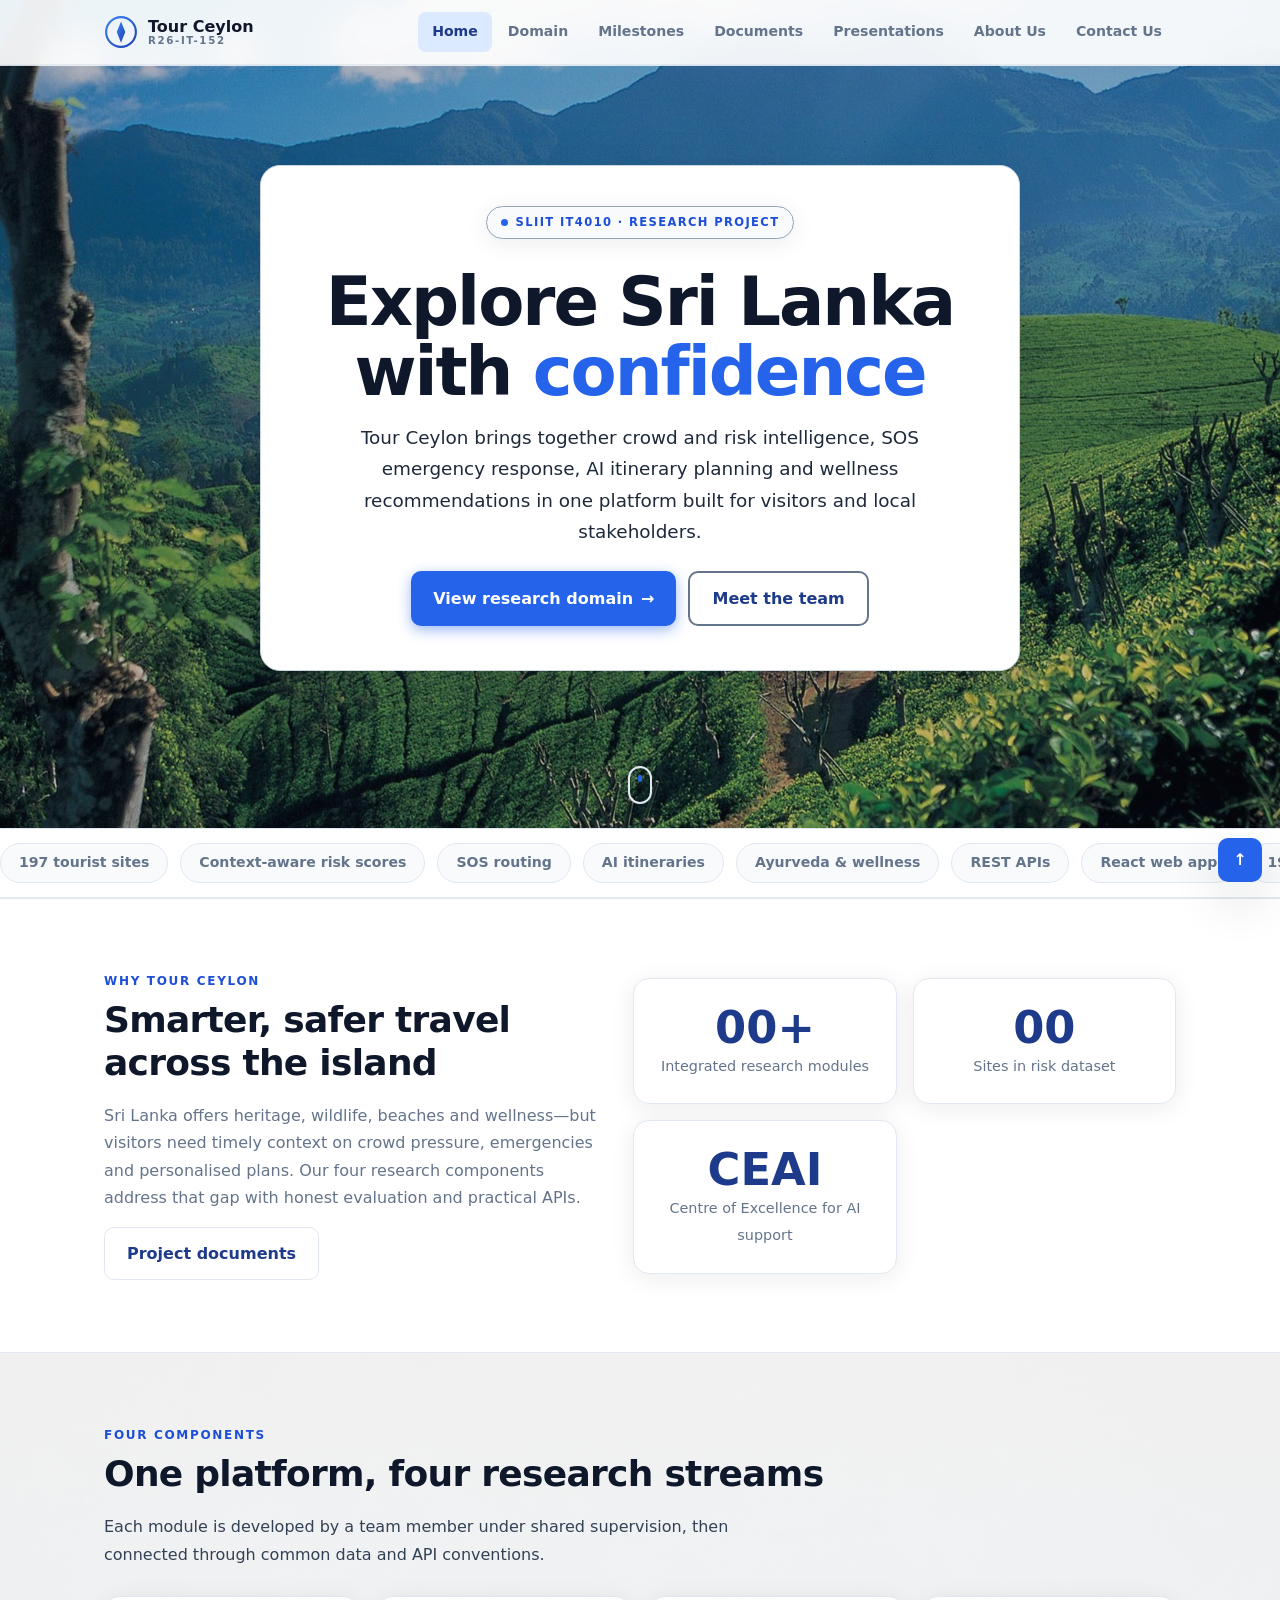
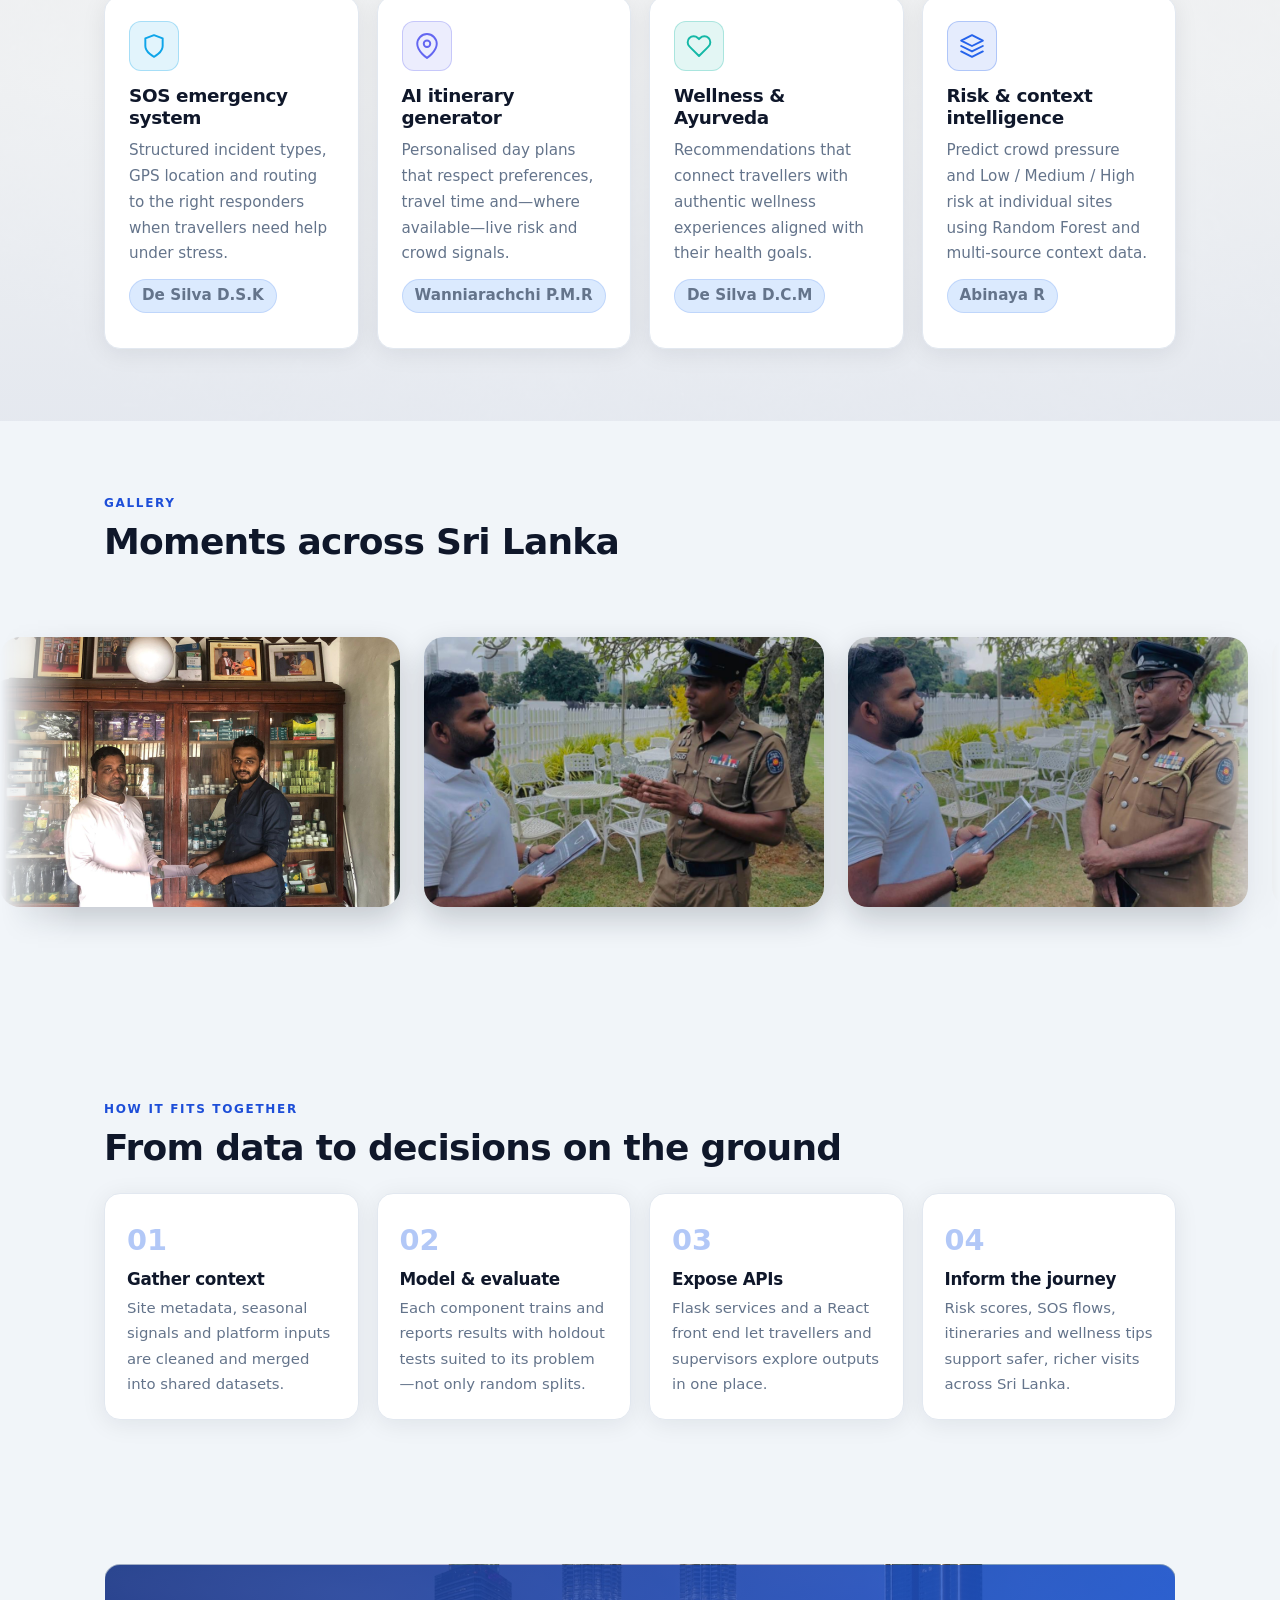
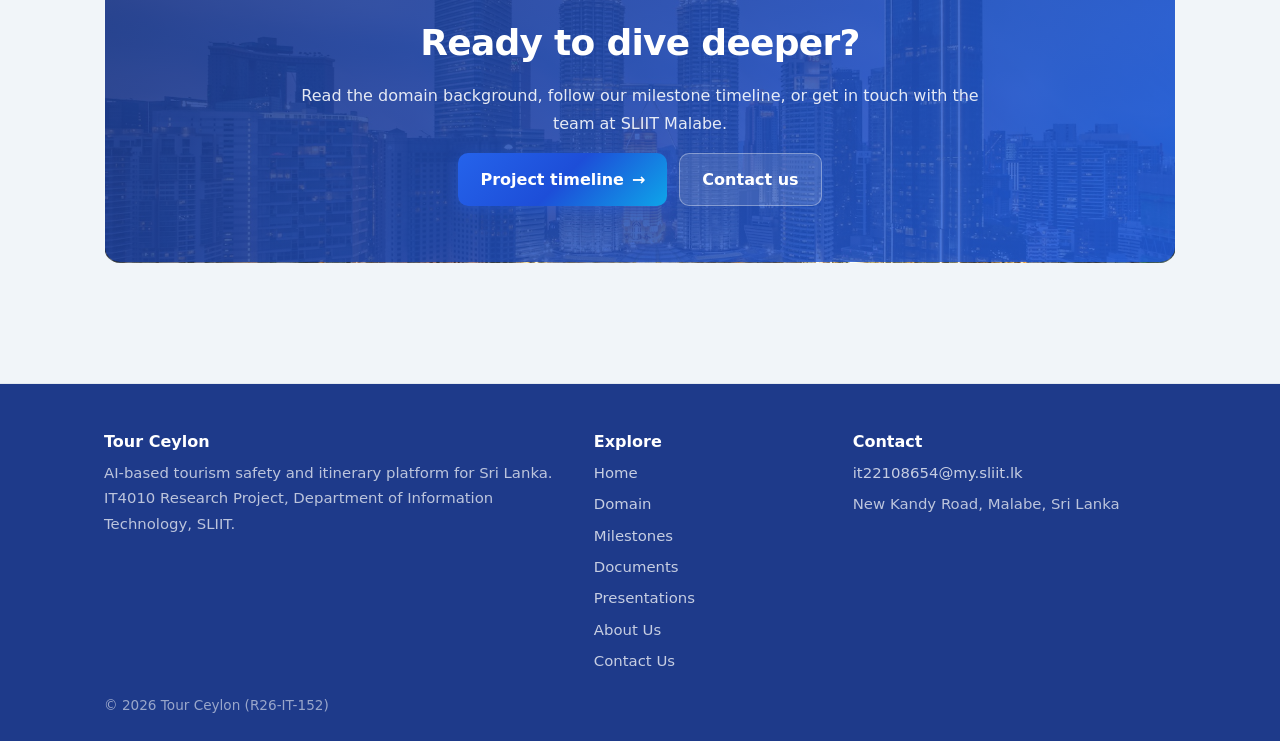
<file: index.html>
<!DOCTYPE html>
<html lang="en">
<head>
<meta charset="utf-8">
<meta name="viewport" content="width=device-width, initial-scale=1">
<meta name="description" content="Tour Ceylon (R26-IT-152) is a SLIIT research project joining crowd and risk prediction, SOS emergency response, itinerary planning and wellness recommendations for visitors to Sri Lanka.">
<meta name="theme-color" content="#1d4ed8">
<title>Tour Ceylon | AI-Based Tourism Safety and Itinerary Platform for Sri Lanka</title>
<link rel="stylesheet" href="css/style.css">
</head>
<body id="top">
<a class="skip" href="#main">Skip to content</a>
<div class="progress" aria-hidden="true"></div>
<input type="checkbox" id="nav-toggle" class="nav-toggle" aria-label="Open or close the menu">
<header class="site-header"><div class="bar">
<a class="brand" href="index.html"><span class="brand-mark"><svg viewBox="0 0 32 32" aria-hidden="true"><defs><linearGradient id="lg" x1="0" y1="0" x2="1" y2="1"><stop offset="0" stop-color="#3b82f6"/><stop offset="1" stop-color="#1e40af"/></linearGradient></defs><circle cx="16" cy="16" r="14" fill="none" stroke="url(#lg)" stroke-width="2"/><path d="M16 6l4 10-4 10-4-10z" fill="url(#lg)"/></svg></span><span class="brand-text">Tour Ceylon<small>R26-IT-152</small></span></a>
<label for="nav-toggle" class="burger"><span></span><span></span><span></span></label>
<nav class="main-nav" aria-label="Main navigation">
<a href="index.html" class="active" aria-current="page">Home</a>
<a href="domain.html">Domain</a>
<a href="milestones.html">Milestones</a>
<a href="documents.html">Documents</a>
<a href="presentations.html">Presentations</a>
<a href="about.html">About Us</a>
<a href="contact.html">Contact Us</a>
</nav>
</div></header>
<main id="main">
<section class="hero hero-photo">
<div class="hero-overlay"></div>
<div class="wrap hero-inner">
<p class="eyebrow rise"><span class="dot"></span> SLIIT IT4010 &middot; Research project</p>
<h1 class="rise rise-d1">Explore Sri Lanka with <span class="grad-text">confidence</span></h1>
<p class="lead rise rise-d2">Tour Ceylon brings together crowd and risk intelligence, SOS emergency response, AI itinerary planning and wellness recommendations in one platform built for visitors and local stakeholders.</p>
<div class="hero-cta rise rise-d3">
<a class="btn" href="domain.html">View research domain <span class="arr">&rarr;</span></a>
<a class="btn ghost" href="about.html">Meet the team</a>
</div>
</div>
<span class="cue" aria-hidden="true"></span>
</section>

<section class="marquee" aria-label="Platform highlights">
<div class="track">
<span class="chip">197 tourist sites</span><span class="chip">Context-aware risk scores</span><span class="chip">SOS routing</span><span class="chip">AI itineraries</span><span class="chip">Ayurveda &amp; wellness</span><span class="chip">REST APIs</span><span class="chip">React web app</span>
<span class="chip">197 tourist sites</span><span class="chip">Context-aware risk scores</span><span class="chip">SOS routing</span><span class="chip">AI itineraries</span><span class="chip">Ayurveda &amp; wellness</span><span class="chip">REST APIs</span><span class="chip">React web app</span>
</div>
</section>

<section class="block section-light">
<div class="wrap">
<div class="split">
<div class="reveal">
<p class="kicker">Why Tour Ceylon</p>
<h2>Smarter, safer travel across the island</h2>
<p class="sub">Sri Lanka offers heritage, wildlife, beaches and wellness—but visitors need timely context on crowd pressure, emergencies and personalised plans. Our four research components address that gap with honest evaluation and practical APIs.</p>
<a class="btn ghost" href="documents.html">Project documents</a>
</div>
<div class="stats reveal">
<div class="stat"><b class="count count-to-4" data-suffix="+">0</b><span>Integrated research modules</span></div>
<div class="stat"><b class="count count-to-197" data-suffix="">0</b><span>Sites in risk dataset</span></div>
<div class="stat"><b>CEAI</b><span>Centre of Excellence for AI support</span></div>
</div>
</div>
</div>
</section>

<section class="block section-photo">
<div class="section-photo-overlay"></div>
<div class="wrap">
<p class="kicker reveal">Four components</p>
<h2 class="reveal">One platform, four research streams</h2>
<p class="sub reveal">Each module is developed by a team member under shared supervision, then connected through common data and API conventions.</p>
<div class="cards reveal">
<article class="card glow card-accent-2">
<div class="ico-wrap"><svg class="ico" viewBox="0 0 24 24" aria-hidden="true"><path d="M12 22s8-4 8-10V5l-8-3-8 3v7c0 6 8 10 8 10z"/></svg></div>
<h3>SOS emergency system</h3>
<p>Structured incident types, GPS location and routing to the right responders when travellers need help under stress.</p>
<p class="tag">De Silva D.S.K</p>
</article>
<article class="card glow card-accent-3">
<div class="ico-wrap"><svg class="ico" viewBox="0 0 24 24" aria-hidden="true"><path d="M21 10c0 7-9 13-9 13s-9-6-9-13a9 9 0 0 1 18 0z"/><circle cx="12" cy="10" r="3"/></svg></div>
<h3>AI itinerary generator</h3>
<p>Personalised day plans that respect preferences, travel time and—where available—live risk and crowd signals.</p>
<p class="tag">Wanniarachchi P.M.R</p>
</article>
<article class="card glow card-accent-4">
<div class="ico-wrap"><svg class="ico" viewBox="0 0 24 24" aria-hidden="true"><path d="M20.84 4.61a5.5 5.5 0 0 0-7.78 0L12 5.67l-1.06-1.06a5.5 5.5 0 0 0-7.78 7.78l1.06 1.06L12 21.23l7.78-7.78 1.06-1.06a5.5 5.5 0 0 0 0-7.78z"/></svg></div>
<h3>Wellness &amp; Ayurveda</h3>
<p>Recommendations that connect travellers with authentic wellness experiences aligned with their health goals.</p>
<p class="tag">De Silva D.C.M</p>
</article>
<article class="card glow card-accent-1">
<div class="ico-wrap"><svg class="ico" viewBox="0 0 24 24" aria-hidden="true"><path d="M12 2L2 7l10 5 10-5-10-5z"/><path d="M2 17l10 5 10-5M2 12l10 5 10-5"/></svg></div>
<h3>Risk &amp; context intelligence</h3>
<p>Predict crowd pressure and Low / Medium / High risk at individual sites using Random Forest and multi-source context data.</p>
<p class="tag">Abinaya R</p>
</article>
</div>
</div>
</section>

<section class="block block-tight gallery" aria-label="Photo gallery">
<div class="wrap">
<p class="kicker reveal">Gallery</p>
<h2 class="reveal">Moments across Sri Lanka</h2>
</div>
<div class="photo-strip">
<div class="photo-track">
<figure><img src="images/gallery/photo%20(1).jpeg" alt="Team member handing a project document to a man in front of a medicine cabinet at an Ayurveda dispensary" loading="lazy"></figure>
<figure><img src="images/gallery/photo%20(2).jpeg" alt="Team member presenting a project booklet to a police officer in an outdoor garden setting" loading="lazy"></figure>
<figure><img src="images/gallery/photo%20(3).jpeg" alt="Team member discussing the project with a senior police officer in an outdoor garden setting" loading="lazy"></figure>
<figure><img src="images/gallery/photo%20(4).jpeg" alt="Team member handing a project document to an officer in front of a Ministry of Defence emblem" loading="lazy"></figure>
<figure><img src="images/gallery/photo%20(5).jpeg" alt="Team member presenting a project document to a senior police officer in an office" loading="lazy"></figure>
<figure><img src="images/gallery/photo%20(6).jpeg" alt="Team member handing a project document to an officer at the National Border Risk Assessment Centre" loading="lazy"></figure>
<figure aria-hidden="true"><img src="images/gallery/photo%20(1).jpeg" alt="" loading="lazy"></figure>
<figure aria-hidden="true"><img src="images/gallery/photo%20(2).jpeg" alt="" loading="lazy"></figure>
<figure aria-hidden="true"><img src="images/gallery/photo%20(3).jpeg" alt="" loading="lazy"></figure>
<figure aria-hidden="true"><img src="images/gallery/photo%20(4).jpeg" alt="" loading="lazy"></figure>
<figure aria-hidden="true"><img src="images/gallery/photo%20(5).jpeg" alt="" loading="lazy"></figure>
<figure aria-hidden="true"><img src="images/gallery/photo%20(6).jpeg" alt="" loading="lazy"></figure>
</div>
</div>
</section>

<section class="block">
<div class="wrap">
<p class="kicker reveal">How it fits together</p>
<h2 class="reveal">From data to decisions on the ground</h2>
<div class="flow reveal">
<div class="step"><h3>Gather context</h3><p>Site metadata, seasonal signals and platform inputs are cleaned and merged into shared datasets.</p></div>
<div class="step"><h3>Model &amp; evaluate</h3><p>Each component trains and reports results with holdout tests suited to its problem—not only random splits.</p></div>
<div class="step"><h3>Expose APIs</h3><p>Flask services and a React front end let travellers and supervisors explore outputs in one place.</p></div>
<div class="step"><h3>Inform the journey</h3><p>Risk scores, SOS flows, itineraries and wellness tips support safer, richer visits across Sri Lanka.</p></div>
</div>
</div>
</section>

<section class="block block-flush-top">
<div class="wrap">
<div class="cta cta-photo reveal">
<div class="cta-overlay"></div>
<div class="cta-inner">
<h2>Ready to dive deeper?</h2>
<p class="sub center">Read the domain background, follow our milestone timeline, or get in touch with the team at SLIIT Malabe.</p>
<div class="hero-cta">
<a class="btn" href="milestones.html">Project timeline <span class="arr">&rarr;</span></a>
<a class="btn ghost on-dark" href="contact.html">Contact us</a>
</div>
</div>
</div>
</div>
</section>
</main>
<a class="to-top" href="#top" aria-label="Back to top">&uarr;</a>
<footer class="site-footer"><div class="foot">
<div class="foot-col"><strong>Tour Ceylon</strong><span>AI-based tourism safety and itinerary platform for Sri Lanka. IT4010 Research Project, Department of Information Technology, SLIIT.</span></div>
<div class="foot-col"><strong>Explore</strong><a href="index.html">Home</a>
<a href="domain.html">Domain</a>
<a href="milestones.html">Milestones</a>
<a href="documents.html">Documents</a>
<a href="presentations.html">Presentations</a>
<a href="about.html">About Us</a>
<a href="contact.html">Contact Us</a></div>
<div class="foot-col"><strong>Contact</strong><a href="mailto:it22108654@my.sliit.lk">it22108654@my.sliit.lk</a><span>New Kandy Road, Malabe, Sri Lanka</span></div>
</div><div class="copy">&copy; 2026 Tour Ceylon (R26-IT-152)</div></footer>
</body>
</html>
</file>
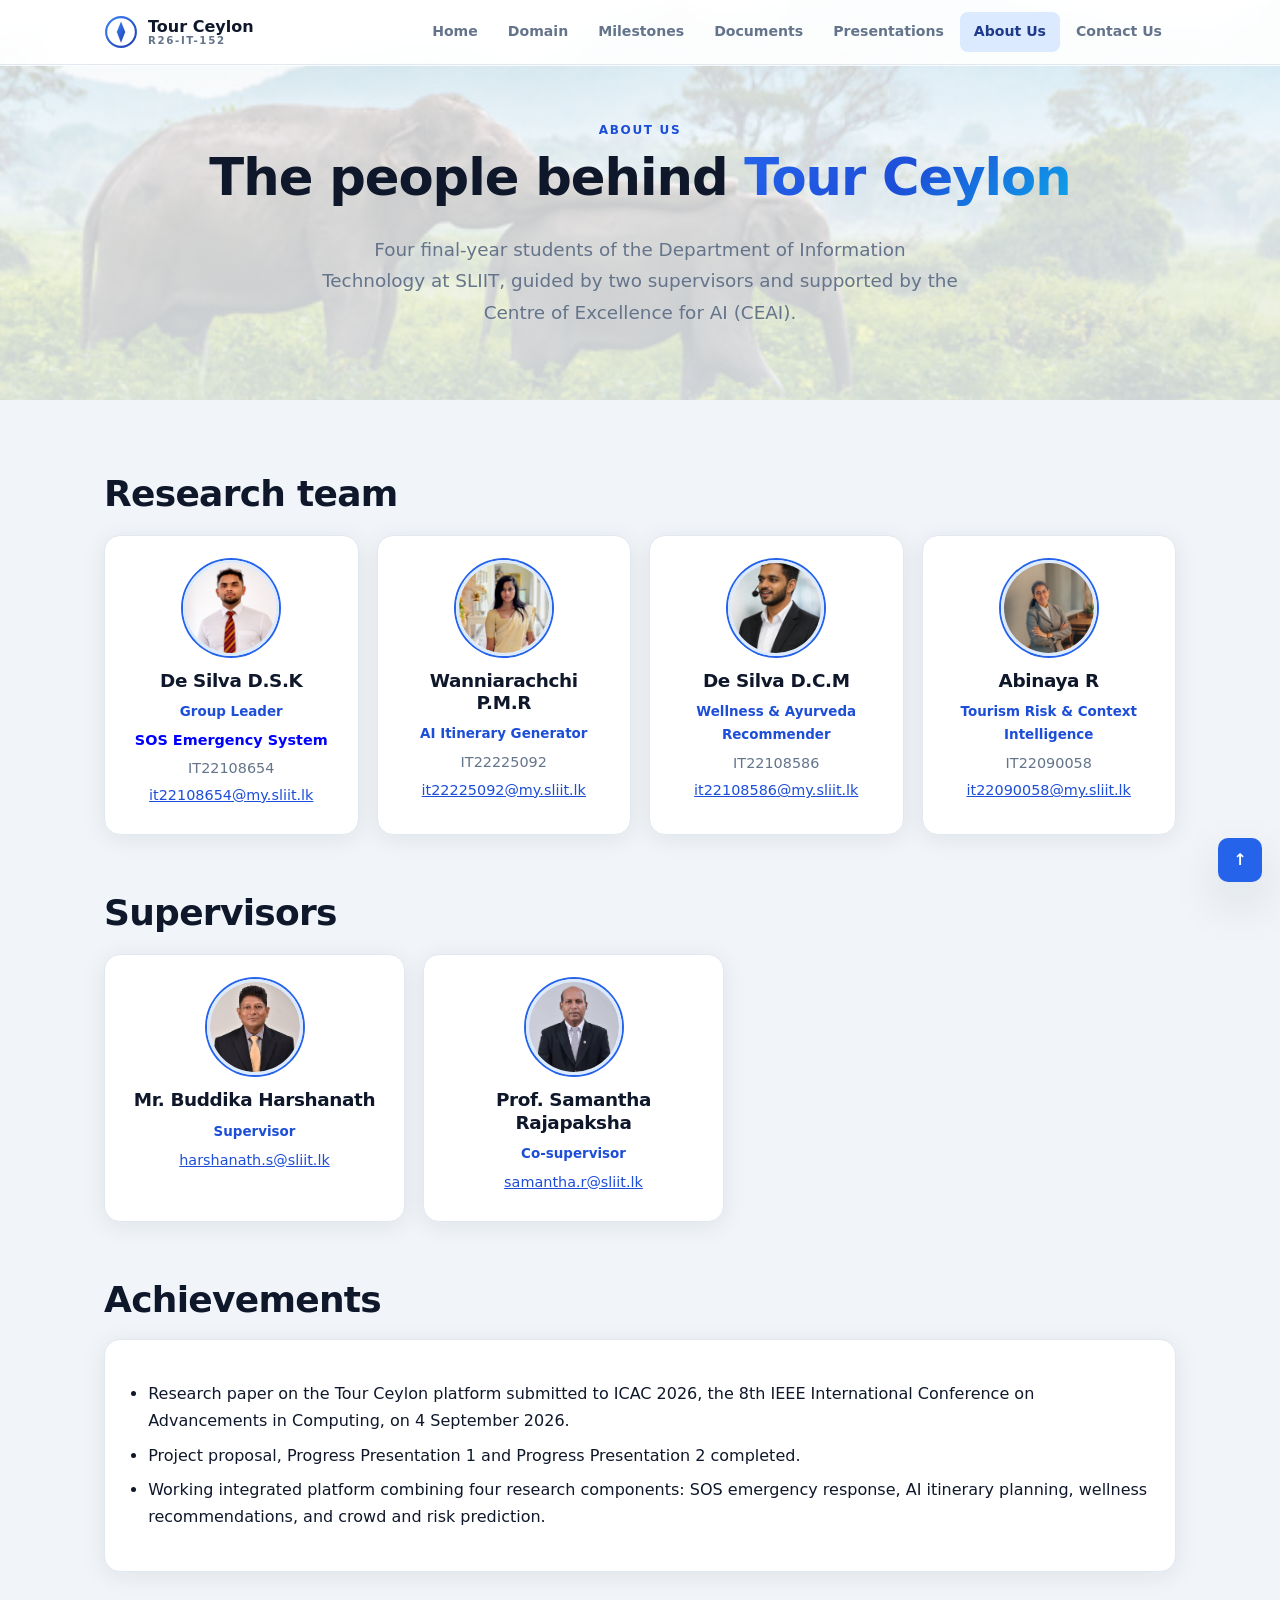
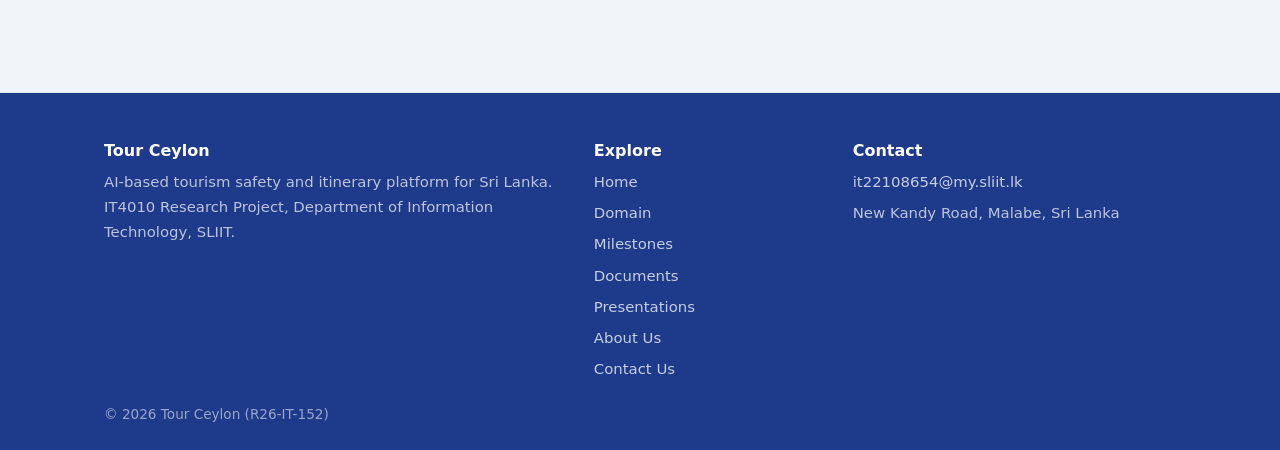
<file: about.html>
<!DOCTYPE html>
<html lang="en">
<head>
<meta charset="utf-8">
<meta name="viewport" content="width=device-width, initial-scale=1">
<meta name="description" content="Meet the Tour Ceylon research team, supervisors and achievements at SLIIT.">
<meta name="theme-color" content="#1d4ed8">
<title>About Us | Tour Ceylon</title>
<link rel="stylesheet" href="css/style.css">
</head>
<body id="top">
<a class="skip" href="#main">Skip to content</a>
<div class="progress" aria-hidden="true"></div>
<input type="checkbox" id="nav-toggle" class="nav-toggle" aria-label="Open or close the menu">
<header class="site-header"><div class="bar">
<a class="brand" href="index.html"><span class="brand-mark"><svg viewBox="0 0 32 32" aria-hidden="true"><defs><linearGradient id="lg" x1="0" y1="0" x2="1" y2="1"><stop offset="0" stop-color="#3b82f6"/><stop offset="1" stop-color="#1e40af"/></linearGradient></defs><circle cx="16" cy="16" r="14" fill="none" stroke="url(#lg)" stroke-width="2"/><path d="M16 6l4 10-4 10-4-10z" fill="url(#lg)"/></svg></span><span class="brand-text">Tour Ceylon<small>R26-IT-152</small></span></a>
<label for="nav-toggle" class="burger"><span></span><span></span><span></span></label>
<nav class="main-nav" aria-label="Main navigation">
<a href="index.html">Home</a>
<a href="domain.html">Domain</a>
<a href="milestones.html">Milestones</a>
<a href="documents.html">Documents</a>
<a href="presentations.html">Presentations</a>
<a href="about.html" class="active" aria-current="page">About Us</a>
<a href="contact.html">Contact Us</a>
</nav>
</div></header>
<main id="main">
<section class="page-hero page-hero-photo page-hero-about"><div class="page-hero-overlay"></div>
<div class="wrap"><p class="kicker rise">About us</p><h1 class="rise rise-d1">The people behind <span class="grad-text">Tour Ceylon</span></h1>
<p class="lead rise rise-d2">Four final-year students of the Department of Information Technology at SLIIT, guided by two supervisors and supported by the Centre of Excellence for AI (CEAI).</p></div></section>

<section class="block block-tight"><div class="wrap">
<h2 class="reveal">Research team</h2>
<div class="team team-spaced">
    <article class="card glow person reveal"><div class="avatar"><img src="images/savin.png" alt="Portrait of De Silva D.S.K"></div><h3>De Silva D.S.K</h3><p class="role">Group Leader</p><p><strong style="color: blue;">SOS Emergency System</strong></p><p>IT22108654</p><p><a href="mailto:it22108654@my.sliit.lk">it22108654@my.sliit.lk</a></p></article>
    <article class="card glow person reveal"><div class="avatar"><img src="images/rochelle.png" alt="Portrait of Wanniarachchi P.M.R"></div><h3>Wanniarachchi P.M.R</h3><p class="role">AI Itinerary Generator</p><p>IT22225092</p><p><a href="mailto:it22225092@my.sliit.lk">it22225092@my.sliit.lk</a></p></article>
    <article class="card glow person reveal"><div class="avatar"><img src="images/maneth.png" alt="Portrait of De Silva D.C.M"></div><h3>De Silva D.C.M</h3><p class="role">Wellness &amp; Ayurveda Recommender</p><p>IT22108586</p><p><a href="mailto:it22108586@my.sliit.lk">it22108586@my.sliit.lk</a></p></article>
    <article class="card glow person reveal"><div class="avatar"><img src="images/abinaya.png" alt="Portrait of Abinaya R"></div><h3>Abinaya R</h3><p class="role">Tourism Risk &amp; Context Intelligence</p><p>IT22090058</p><p><a href="mailto:it22090058@my.sliit.lk">it22090058@my.sliit.lk</a></p></article>
    </div>

<h2 class="reveal section-gap">Supervisors</h2>
<div class="team team-spaced team-supervisors">
    <article class="card person reveal"><div class="avatar"><img src="images/harshanath.png" alt="Portrait of Mr. Buddika Harshanath"></div><h3>Mr. Buddika Harshanath</h3><p class="role">Supervisor</p><p><a href="mailto:harshanath.s@sliit.lk">harshanath.s@sliit.lk</a></p></article>
    <article class="card person reveal"><div class="avatar"><img src="images/samantha.png" alt="Portrait of Prof. Samantha Rajapaksha"></div><h3>Prof. Samantha Rajapaksha</h3><p class="role">Co-supervisor</p><p><a href="mailto:samantha.r@sliit.lk">samantha.r@sliit.lk</a></p></article>
    </div>

<h2 class="reveal section-gap">Achievements</h2>
<div class="card reveal card-spaced"><ul><li>Research paper on the Tour Ceylon platform submitted to ICAC 2026, the 8th IEEE International Conference on Advancements in Computing, on 4 September 2026.</li><li>Project proposal, Progress Presentation 1 and Progress Presentation 2 completed.</li><li>Working integrated platform combining four research components: SOS emergency response, AI itinerary planning, wellness recommendations, and crowd and risk prediction.</li></ul></div><!-- NOTE: add any awards or other confirmed achievements here. -->
</div></section>
</main>
<a class="to-top" href="#top" aria-label="Back to top">&uarr;</a>
<footer class="site-footer"><div class="foot">
<div class="foot-col"><strong>Tour Ceylon</strong><span>AI-based tourism safety and itinerary platform for Sri Lanka. IT4010 Research Project, Department of Information Technology, SLIIT.</span></div>
<div class="foot-col"><strong>Explore</strong><a href="index.html">Home</a>
<a href="domain.html">Domain</a>
<a href="milestones.html">Milestones</a>
<a href="documents.html">Documents</a>
<a href="presentations.html">Presentations</a>
<a href="about.html">About Us</a>
<a href="contact.html">Contact Us</a></div>
<div class="foot-col"><strong>Contact</strong><a href="mailto:it22108654@my.sliit.lk">it22108654@my.sliit.lk</a><span>New Kandy Road, Malabe, Sri Lanka</span></div>
</div><div class="copy">&copy; 2026 Tour Ceylon (R26-IT-152)</div></footer>
</body>
</html>
</file>
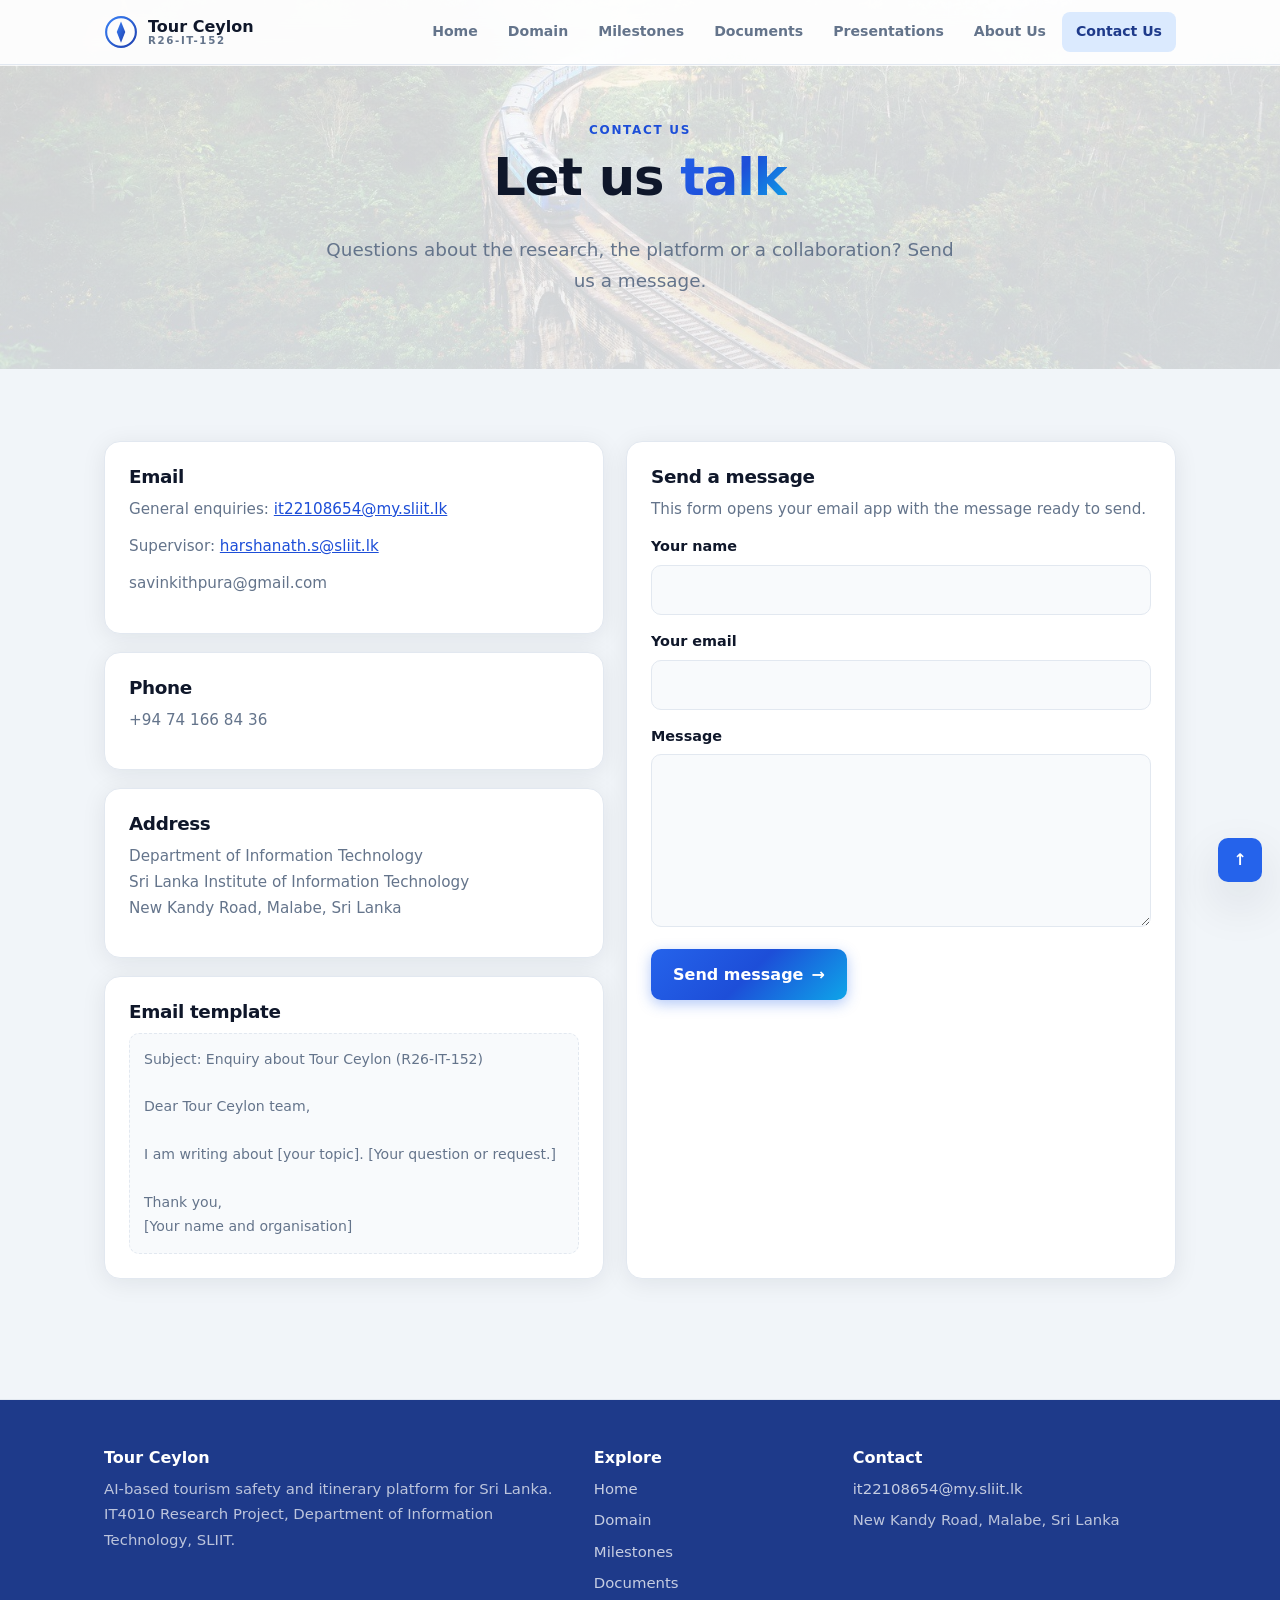
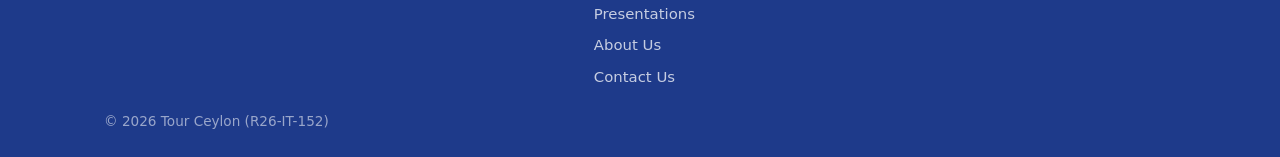
<file: contact.html>
<!DOCTYPE html>
<html lang="en">
<head>
<meta charset="utf-8">
<meta name="viewport" content="width=device-width, initial-scale=1">
<meta name="description" content="Contact the Tour Ceylon research team at SLIIT by email or through the message form.">
<meta name="theme-color" content="#1d4ed8">
<title>Contact Us | Tour Ceylon</title>
<link rel="stylesheet" href="css/style.css">
</head>
<body id="top">
<a class="skip" href="#main">Skip to content</a>
<div class="progress" aria-hidden="true"></div>
<input type="checkbox" id="nav-toggle" class="nav-toggle" aria-label="Open or close the menu">
<header class="site-header"><div class="bar">
<a class="brand" href="index.html"><span class="brand-mark"><svg viewBox="0 0 32 32" aria-hidden="true"><defs><linearGradient id="lg" x1="0" y1="0" x2="1" y2="1"><stop offset="0" stop-color="#3b82f6"/><stop offset="1" stop-color="#1e40af"/></linearGradient></defs><circle cx="16" cy="16" r="14" fill="none" stroke="url(#lg)" stroke-width="2"/><path d="M16 6l4 10-4 10-4-10z" fill="url(#lg)"/></svg></span><span class="brand-text">Tour Ceylon<small>R26-IT-152</small></span></a>
<label for="nav-toggle" class="burger"><span></span><span></span><span></span></label>
<nav class="main-nav" aria-label="Main navigation">
<a href="index.html">Home</a>
<a href="domain.html">Domain</a>
<a href="milestones.html">Milestones</a>
<a href="documents.html">Documents</a>
<a href="presentations.html">Presentations</a>
<a href="about.html">About Us</a>
<a href="contact.html" class="active" aria-current="page">Contact Us</a>
</nav>
</div></header>
<main id="main">
<section class="page-hero page-hero-photo page-hero-contact"><div class="page-hero-overlay"></div>
<div class="wrap"><p class="kicker rise">Contact us</p><h1 class="rise rise-d1">Let us <span class="grad-text">talk</span></h1>
<p class="lead rise rise-d2">Questions about the research, the platform or a collaboration? Send us a message.</p></div></section>

<section class="block block-tight"><div class="wrap contact">
<div class="contact-aside">
<div class="card glow reveal"><h3>Email</h3><p>General enquiries: <a href="mailto:it22108654@my.sliit.lk">it22108654@my.sliit.lk</a></p><p>Supervisor: <a href="mailto:harshanath.s@sliit.lk">harshanath.s@sliit.lk</a></p><p><span class="Email">savinkithpura@gmail.com</span></p></div>
<div class="card glow reveal"><h3>Phone</h3><p><span class="Phone">+94 74 166 84 36</span></p></div>
<div class="card glow reveal"><h3>Address</h3><p>Department of Information Technology<br>Sri Lanka Institute of Information Technology<br>New Kandy Road, Malabe, Sri Lanka</p></div>
<div class="card reveal"><h3>Email template</h3><pre class="tpl">Subject: Enquiry about Tour Ceylon (R26-IT-152)

Dear Tour Ceylon team,

I am writing about [your topic]. [Your question or request.]

Thank you,
[Your name and organisation]</pre></div>
</div>
<div class="card reveal">
<h3>Send a message</h3>
<p>This form opens your email app with the message ready to send.</p>
<form class="form" action="mailto:it22108654@my.sliit.lk?subject=Tour%20Ceylon%20enquiry" method="post" enctype="text/plain">
<label>Your name<input type="text" name="De Silva D.S.K" required></label>
<label>Your email<input type="email" name="Email" required></label>
<label>Message<textarea name="Message" rows="6" required></textarea></label>
<button class="btn btn-submit" type="submit">Send message <span class="arr">&rarr;</span></button>
</form>
</div>
</div></section>
</main>
<a class="to-top" href="#top" aria-label="Back to top">&uarr;</a>
<footer class="site-footer"><div class="foot">
<div class="foot-col"><strong>Tour Ceylon</strong><span>AI-based tourism safety and itinerary platform for Sri Lanka. IT4010 Research Project, Department of Information Technology, SLIIT.</span></div>
<div class="foot-col"><strong>Explore</strong><a href="index.html">Home</a>
<a href="domain.html">Domain</a>
<a href="milestones.html">Milestones</a>
<a href="documents.html">Documents</a>
<a href="presentations.html">Presentations</a>
<a href="about.html">About Us</a>
<a href="contact.html">Contact Us</a></div>
<div class="foot-col"><strong>Contact</strong><a href="mailto:it22108654@my.sliit.lk">it22108654@my.sliit.lk</a><span>New Kandy Road, Malabe, Sri Lanka</span></div>
</div><div class="copy">&copy; 2026 Tour Ceylon (R26-IT-152)</div></footer>
</body>
</html>
</file>
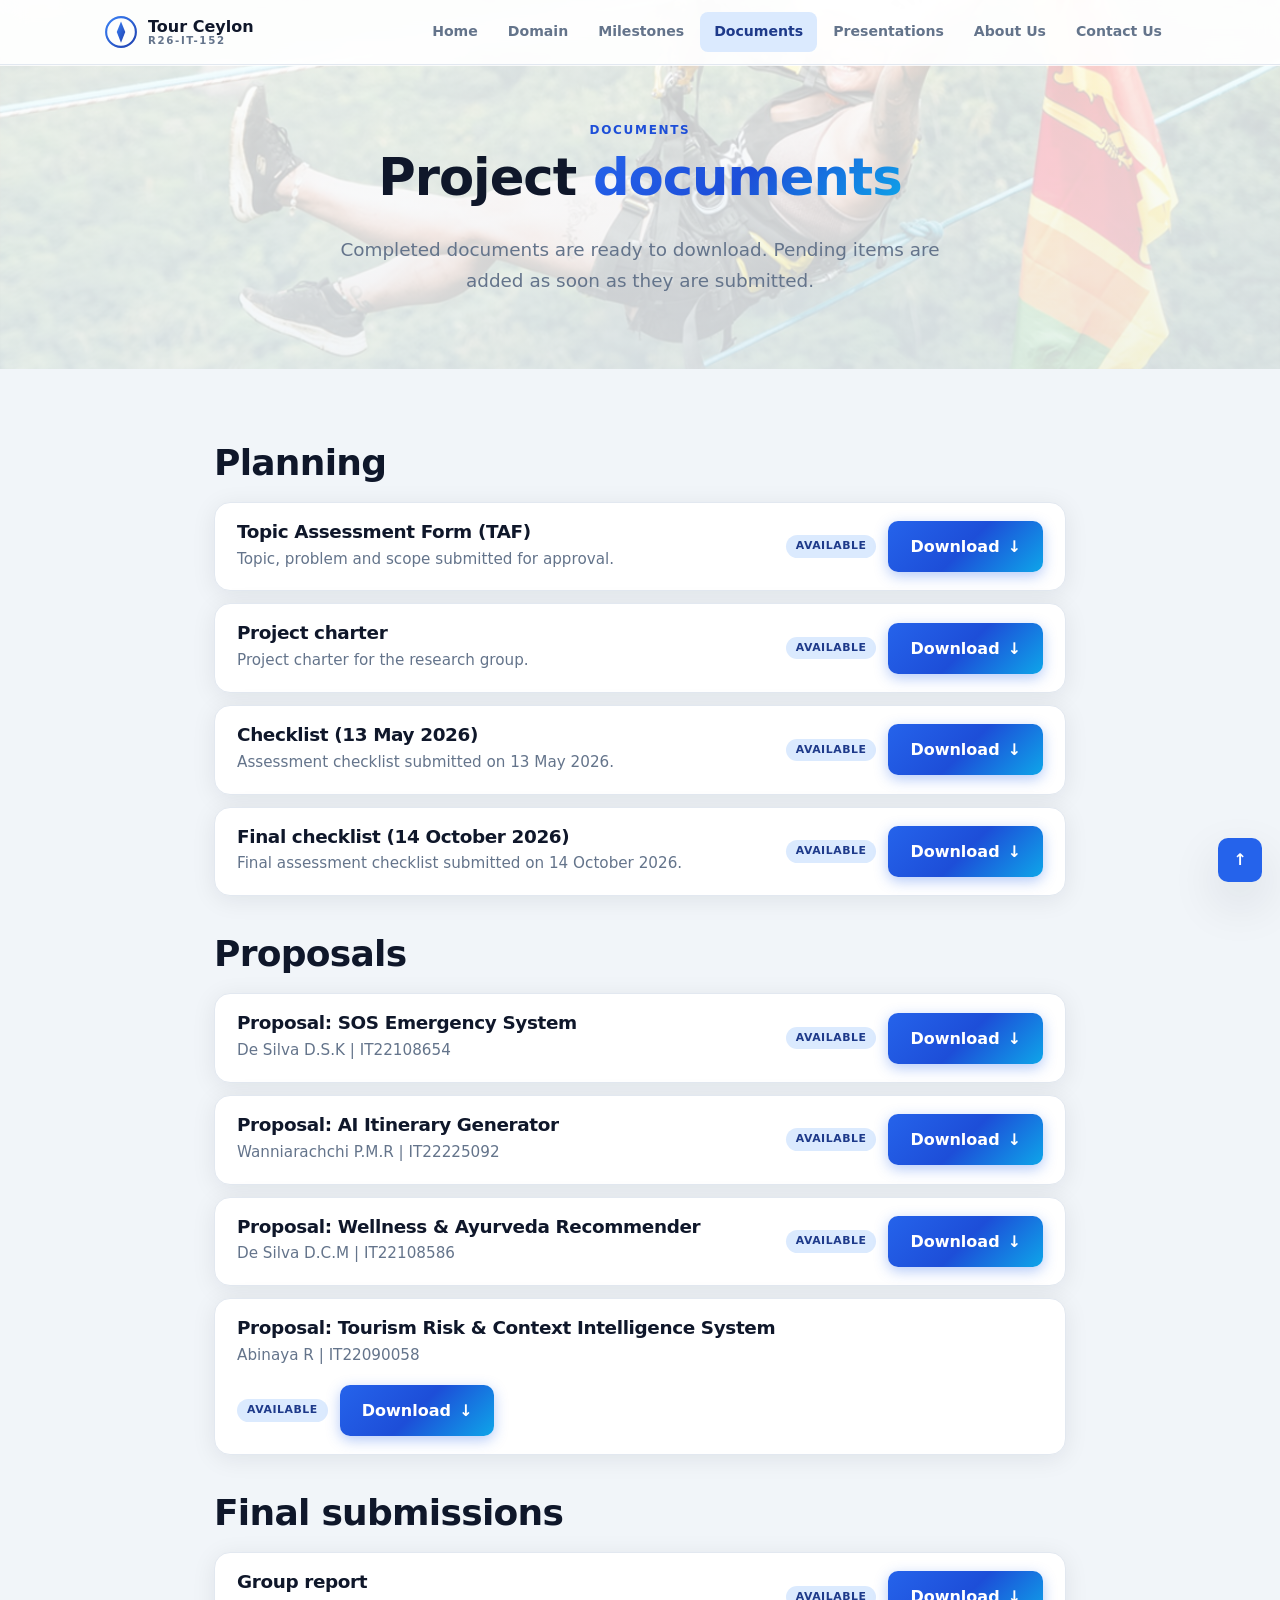
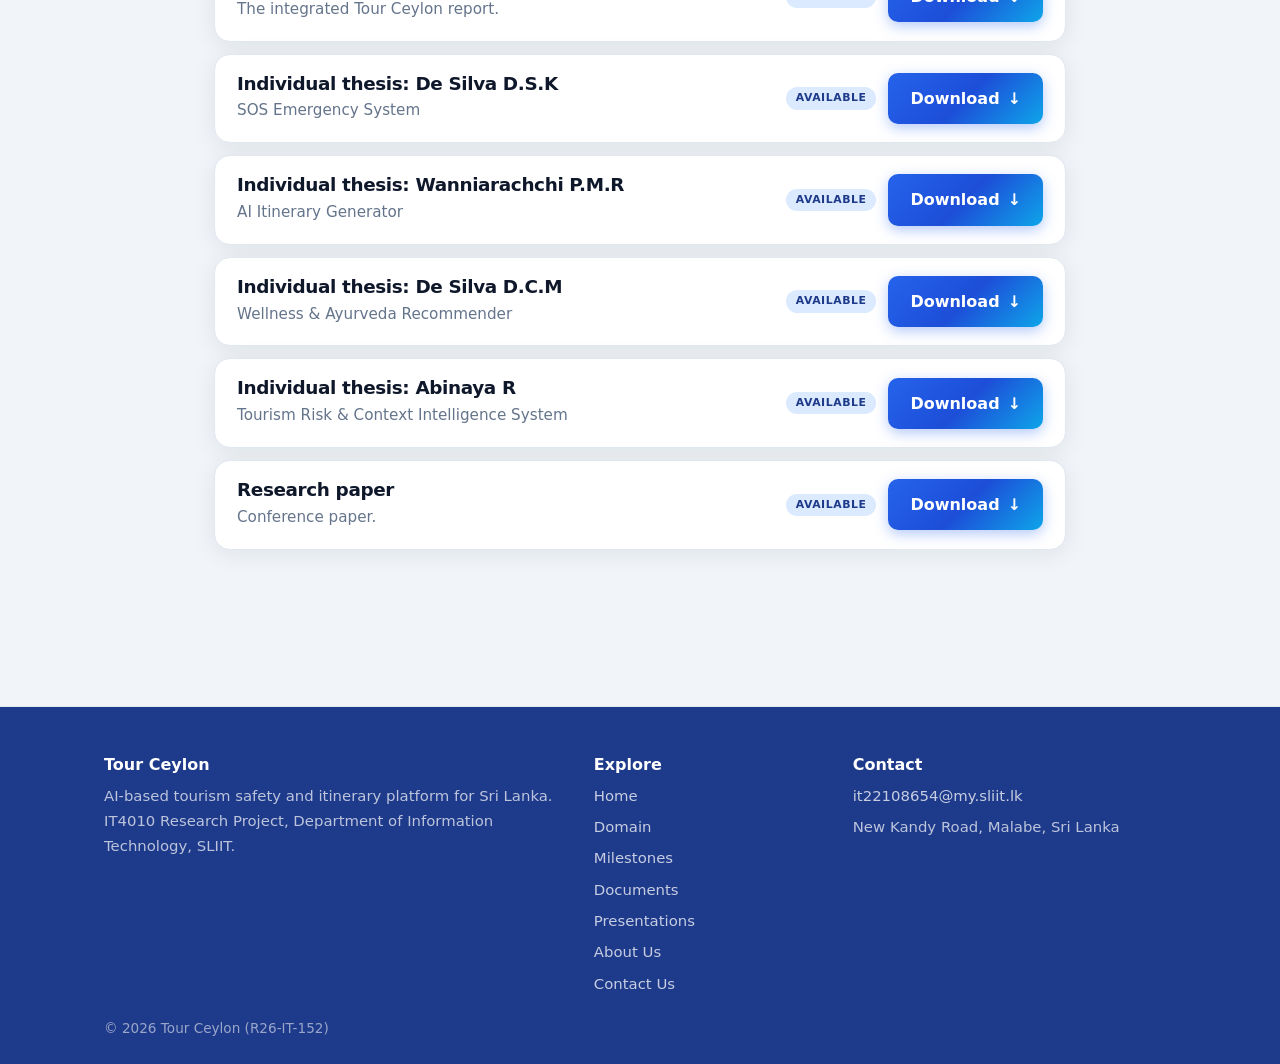
<file: documents.html>
<!DOCTYPE html>
<html lang="en">
<head>
<meta charset="utf-8">
<meta name="viewport" content="width=device-width, initial-scale=1">
<meta name="description" content="Download the Tour Ceylon proposal reports, project documents, individual theses and group report.">
<meta name="theme-color" content="#1d4ed8">
<title>Documents | Tour Ceylon</title>
<link rel="stylesheet" href="css/style.css">
</head>
<body id="top">
<a class="skip" href="#main">Skip to content</a>
<div class="progress" aria-hidden="true"></div>
<input type="checkbox" id="nav-toggle" class="nav-toggle" aria-label="Open or close the menu">
<header class="site-header"><div class="bar">
<a class="brand" href="index.html"><span class="brand-mark"><svg viewBox="0 0 32 32" aria-hidden="true"><defs><linearGradient id="lg" x1="0" y1="0" x2="1" y2="1"><stop offset="0" stop-color="#3b82f6"/><stop offset="1" stop-color="#1e40af"/></linearGradient></defs><circle cx="16" cy="16" r="14" fill="none" stroke="url(#lg)" stroke-width="2"/><path d="M16 6l4 10-4 10-4-10z" fill="url(#lg)"/></svg></span><span class="brand-text">Tour Ceylon<small>R26-IT-152</small></span></a>
<label for="nav-toggle" class="burger"><span></span><span></span><span></span></label>
<nav class="main-nav" aria-label="Main navigation">
<a href="index.html">Home</a>
<a href="domain.html">Domain</a>
<a href="milestones.html">Milestones</a>
<a href="documents.html" class="active" aria-current="page">Documents</a>
<a href="presentations.html">Presentations</a>
<a href="about.html">About Us</a>
<a href="contact.html">Contact Us</a>
</nav>
</div></header>
<main id="main">
<section class="page-hero page-hero-photo page-hero-documents"><div class="page-hero-overlay"></div>
<div class="wrap"><p class="kicker rise">Documents</p><h1 class="rise rise-d1">Project <span class="grad-text">documents</span></h1>
<p class="lead rise rise-d2">Completed documents are ready to download. Pending items are added as soon as they are submitted.</p></div></section>



<section class="block block-tight"><div class="wrap wrap-medium">
<h2 class="reveal">Planning</h2><div class="doc-list"><div class="card doc-row"><div><h3>Topic Assessment Form (TAF)</h3><p class="sub">Topic, problem and scope submitted for approval.</p></div><div class="doc-actions"><span class="chip-s s-done">Available</span><a class="btn" href="files/TAF.pdf" download>Download <span class="arr">&darr;</span></a></div></div>
<div class="card doc-row"><div><h3>Project charter</h3><p class="sub">Project charter for the research group.</p></div><div class="doc-actions"><span class="chip-s s-done">Available</span><a class="btn" href="files/Project_Charter.pdf" download>Download <span class="arr">&darr;</span></a></div></div>
<!--CHK-START-->
<div class="card doc-row"><div><h3>Checklist (13 May 2026)</h3><p class="sub">Assessment checklist submitted on 13 May 2026.</p></div><div class="doc-actions"><span class="chip-s s-done">Available</span><a class="btn" href="files/Checklist_1.pdf" download>Download <span class="arr">&darr;</span></a></div></div>
<div class="card doc-row"><div><h3>Final checklist (14 October 2026)</h3><p class="sub">Final assessment checklist submitted on 14 October 2026.</p></div><div class="doc-actions"><span class="chip-s s-done">Available</span><a class="btn" href="files/Checklist_Final.pdf" download>Download <span class="arr">&darr;</span></a></div></div>
<!--CHK-END--></div>

<h2 class="reveal">Proposals</h2><div class="doc-list">

<div class="card doc-row"><div><h3>Proposal: SOS Emergency System</h3><p class="sub">De Silva D.S.K | IT22108654</p></div><div class="doc-actions"><span class="chip-s s-done">Available</span><a class="btn" href="files/Proposal_De_Silva_DSK.pdf" download>Download <span class="arr">&darr;</span></a></div></div>

<div class="card doc-row"><div><h3>Proposal: AI Itinerary Generator</h3><p class="sub">Wanniarachchi P.M.R | IT22225092</p></div><div class="doc-actions"><span class="chip-s s-done">Available</span><a class="btn" href="files/Proposal_Wanniarachchi_PMR.pdf" download>Download <span class="arr">&darr;</span></a></div></div>

<div class="card doc-row"><div><h3>Proposal: Wellness &amp; Ayurveda Recommender</h3><p class="sub">De Silva D.C.M | IT22108586</p></div><div class="doc-actions"><span class="chip-s s-done">Available</span><a class="btn" href="files/Proposal_De_Silva_DCM.pdf" download>Download <span class="arr">&darr;</span></a></div></div>

<div class="card doc-row"><div><h3>Proposal: Tourism Risk &amp; Context Intelligence System</h3><p class="sub">Abinaya R | IT22090058</p></div><div class="doc-actions"><span class="chip-s s-done">Available</span><a class="btn" href="files/Proposal_Abinaya_R.pdf" download>Download <span class="arr">&darr;</span></a></div></div>

</div>

<h2 class="reveal">Final submissions</h2><div class="doc-list"><div class="card doc-row"><div><h3>Group report</h3><p class="sub">The integrated Tour Ceylon report.</p></div><div class="doc-actions"><span class="chip-s s-done">Available</span><a class="btn" href="files/R26-IT-152_Group_Draft.pdf" download>Download <span class="arr">&darr;</span></a></div></div>

<div class="card doc-row"><div><h3>Individual thesis: De Silva D.S.K</h3><p class="sub">SOS Emergency System</p></div><div class="doc-actions"><span class="chip-s s-done">Available</span><a class="btn" href="files/IT22108654_De_Silva_D.S.K_Final_Thesis.pdf" download>Download <span class="arr">&darr;</span></a></div></div>

<div class="card doc-row"><div><h3>Individual thesis: Wanniarachchi P.M.R</h3><p class="sub">AI Itinerary Generator</p></div><div class="doc-actions"><span class="chip-s s-done">Available</span><a class="btn" href="files/IT22225092_Wanniarachchi_P.M.R_Final_Thesis.pdf" download>Download <span class="arr">&darr;</span></a></div></div>

<div class="card doc-row"><div><h3>Individual thesis: De Silva D.C.M</h3><p class="sub">Wellness &amp; Ayurveda Recommender</p></div><div class="doc-actions"><span class="chip-s s-done">Available</span><a class="btn" href="files/IT22108586_De_Silva_D.C.M_Final_Thesis.pdf" download>Download <span class="arr">&darr;</span></a></div></div>

<div class="card doc-row"><div><h3>Individual thesis: Abinaya R</h3><p class="sub">Tourism Risk &amp; Context Intelligence System</p></div><div class="doc-actions"><span class="chip-s s-done">Available</span><a class="btn" href="files/IT22090058_Abinaya_R_Final_Thesis.pdf" download>Download <span class="arr">&darr;</span></a></div></div>

<div class="card doc-row"><div><h3>Research paper</h3><p class="sub">Conference paper.</p></div><div class="doc-actions"><span class="chip-s s-done">Available</span><a class="btn" href="files/Research_Paper.pdf" download>Download <span class="arr">&darr;</span></a></div></div></div>
</div></section>




</main>
<a class="to-top" href="#top" aria-label="Back to top">&uarr;</a>
<footer class="site-footer"><div class="foot">
<div class="foot-col"><strong>Tour Ceylon</strong><span>AI-based tourism safety and itinerary platform for Sri Lanka. IT4010 Research Project, Department of Information Technology, SLIIT.</span></div>
<div class="foot-col"><strong>Explore</strong><a href="index.html">Home</a>
<a href="domain.html">Domain</a>
<a href="milestones.html">Milestones</a>
<a href="documents.html">Documents</a>
<a href="presentations.html">Presentations</a>
<a href="about.html">About Us</a>
<a href="contact.html">Contact Us</a></div>
<div class="foot-col"><strong>Contact</strong><a href="mailto:it22108654@my.sliit.lk">it22108654@my.sliit.lk</a><span>New Kandy Road, Malabe, Sri Lanka</span></div>
</div><div class="copy">&copy; 2026 Tour Ceylon (R26-IT-152)</div></footer>
</body>
</html>
</file>
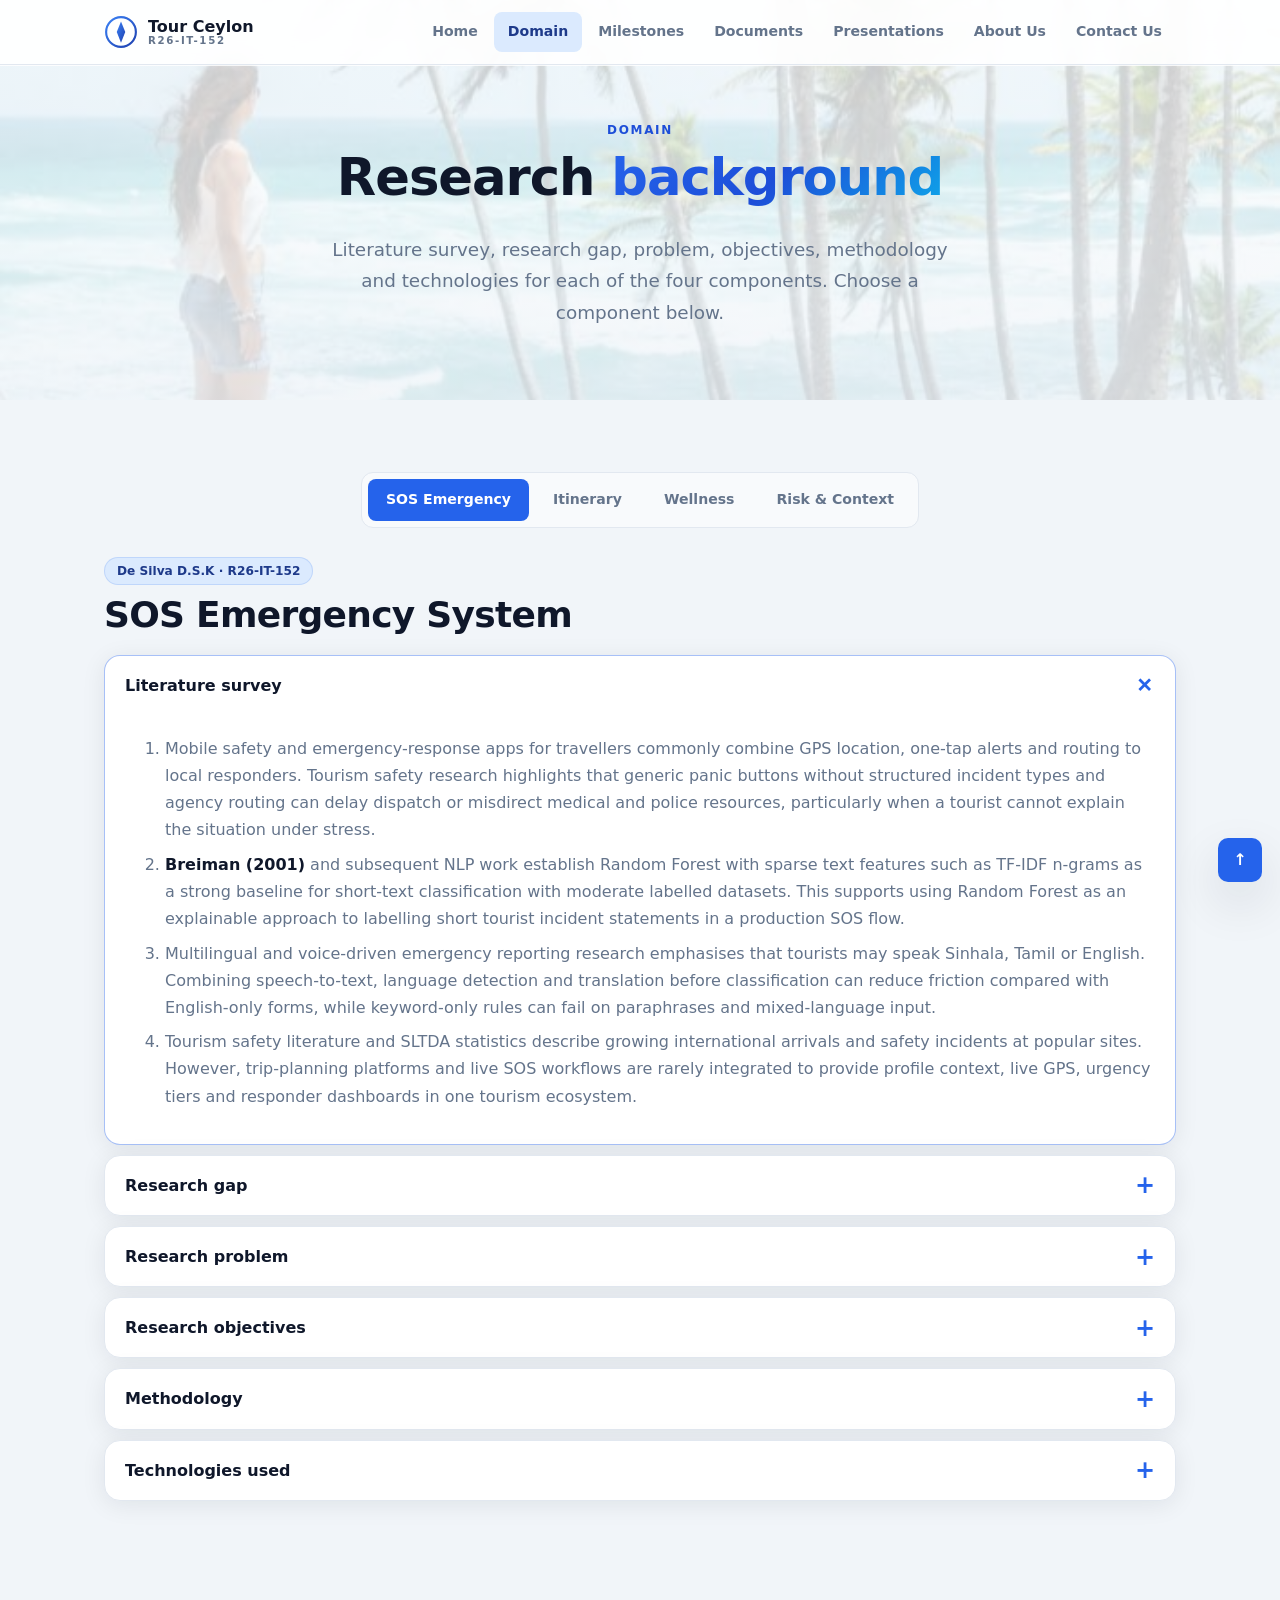
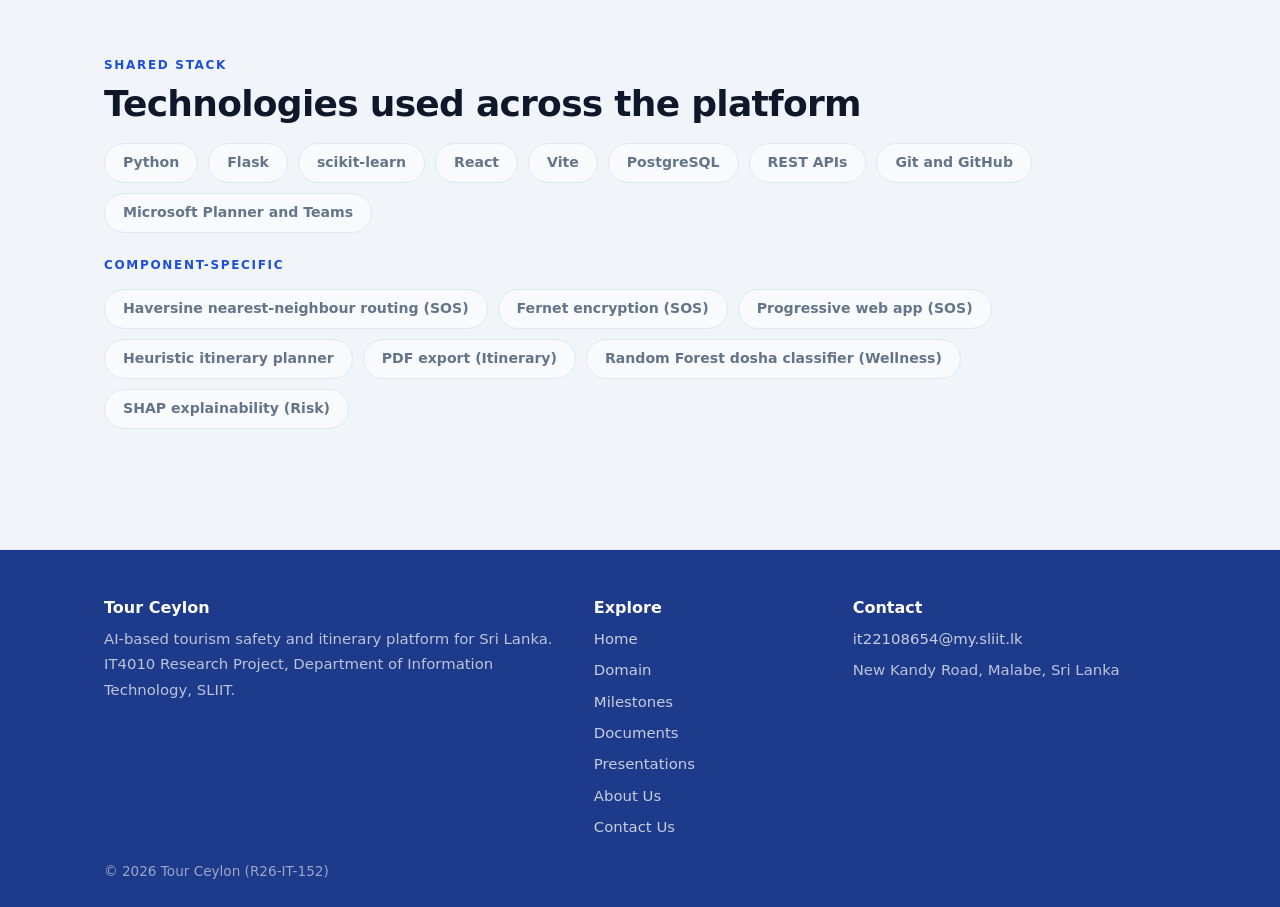
<file: domain.html>
<!DOCTYPE html>
<html lang="en">
<head>
<meta charset="utf-8">
<meta name="viewport" content="width=device-width, initial-scale=1">
<meta name="description" content="Literature survey, research gap, problem, objectives, methodology and technologies for the four Tour Ceylon research components.">
<meta name="theme-color" content="#1d4ed8">
<title>Domain | Tour Ceylon</title>
<link rel="stylesheet" href="css/style.css">
</head>
<body id="top">
<a class="skip" href="#main">Skip to content</a>
<div class="progress" aria-hidden="true"></div>
<input type="checkbox" id="nav-toggle" class="nav-toggle" aria-label="Open or close the menu">
<header class="site-header"><div class="bar">
<a class="brand" href="index.html"><span class="brand-mark"><svg viewBox="0 0 32 32" aria-hidden="true"><defs><linearGradient id="lg" x1="0" y1="0" x2="1" y2="1"><stop offset="0" stop-color="#3b82f6"/><stop offset="1" stop-color="#1e40af"/></linearGradient></defs><circle cx="16" cy="16" r="14" fill="none" stroke="url(#lg)" stroke-width="2"/><path d="M16 6l4 10-4 10-4-10z" fill="url(#lg)"/></svg></span><span class="brand-text">Tour Ceylon<small>R26-IT-152</small></span></a>
<label for="nav-toggle" class="burger"><span></span><span></span><span></span></label>
<nav class="main-nav" aria-label="Main navigation">
<a href="index.html">Home</a>
<a href="domain.html" class="active" aria-current="page">Domain</a>
<a href="milestones.html">Milestones</a>
<a href="documents.html">Documents</a>
<a href="presentations.html">Presentations</a>
<a href="about.html">About Us</a>
<a href="contact.html">Contact Us</a>
</nav>
</div></header>
<main id="main">
<section class="page-hero page-hero-photo"><div class="page-hero-overlay"></div>
<div class="wrap"><p class="kicker rise">Domain</p><h1 class="rise rise-d1">Research <span class="grad-text">background</span></h1>
<p class="lead rise rise-d2">Literature survey, research gap, problem, objectives, methodology and technologies for each of the four components. Choose a component below.</p></div></section>

<section class="block block-tight"><div class="wrap tabs">
<input type="radio" name="tab" id="t1" checked><input type="radio" name="tab" id="t2"><input type="radio" name="tab" id="t3"><input type="radio" name="tab" id="t4">
<div class="tab-list" role="tablist">
<label for="t1">SOS Emergency</label><label for="t2">Itinerary</label><label for="t3">Wellness</label><label for="t4">Risk &amp; Context</label>
</div>
<div class="panels">
<section class="panel" id="p1">
<div class="panel-head"><span class="tag">De Silva D.S.K &middot; R26-IT-152</span><h2>SOS Emergency System</h2></div>
<details class="dd" open><summary>Literature survey</summary><div class="inner"><ol>
<li>Mobile safety and emergency-response apps for travellers commonly combine GPS location, one-tap alerts and routing to local responders. Tourism safety research highlights that generic panic buttons without structured incident types and agency routing can delay dispatch or misdirect medical and police resources, particularly when a tourist cannot explain the situation under stress.</li>
<li><strong>Breiman (2001)</strong> and subsequent NLP work establish Random Forest with sparse text features such as TF-IDF n-grams as a strong baseline for short-text classification with moderate labelled datasets. This supports using Random Forest as an explainable approach to labelling short tourist incident statements in a production SOS flow.</li>
<li>Multilingual and voice-driven emergency reporting research emphasises that tourists may speak Sinhala, Tamil or English. Combining speech-to-text, language detection and translation before classification can reduce friction compared with English-only forms, while keyword-only rules can fail on paraphrases and mixed-language input.</li>
<li>Tourism safety literature and SLTDA statistics describe growing international arrivals and safety incidents at popular sites. However, trip-planning platforms and live SOS workflows are rarely integrated to provide profile context, live GPS, urgency tiers and responder dashboards in one tourism ecosystem.</li>
</ol></div></details>
<details class="dd"><summary>Research gap</summary><div class="inner"><ul>
<li>Tourist SOS tools often lack machine-learned incident classification trained on domain-specific statements mapped to operational types such as medical emergencies, theft, harassment and fire.</li>
<li>Fixed keyword lists can fail on informal or non-English phrasing, and systems often do not compare Random Forest, Logistic Regression and rule-based baselines on held-out tourist text.</li>
<li>Emergency apps frequently operate separately from the main tourism portal, without JWT handoff, shared PostgreSQL identity or trip and itinerary context from related modules.</li>
<li>Real-time coordination features, including SocketIO alerts, police and immigration dashboards, and an offline queue for connectivity loss, are underrepresented in tourism IT prototypes.</li>
</ul></div></details>
<details class="dd"><summary>Research problem</summary><div class="inner"><p>Tourists in Sri Lanka need to report emergencies quickly with an accurate location and situation type so the appropriate responder, such as police, a hospital or fire services, can act. Manual calls under stress, language barriers and unstructured chat messages can cause misclassification, delayed dispatch and missing GPS or profile context. This research addresses how to build an integrated SOS Emergency System within Tour Ceylon that classifies incident intent from text or voice-derived text, assigns urgency and responder routes, streams live location and optional journey trails, and notifies authorities in near real time while remaining usable offline when networks fail.</p></div></details>
<details class="dd"><summary>Research objectives</summary><div class="inner">
<p><strong>Main objective:</strong> To design, implement and evaluate an SOS Emergency Detection System that uses supervised machine learning and geolocation services to classify tourist emergency statements, route incidents to appropriate responders and deliver real-time alerts through web dashboards integrated with the group tourism platform.</p>
<p><strong>Novelty:</strong> An integrated, multilingual-aware tourist SOS workflow combining incident classification, urgency and responder routing, live location, offline delivery and authority dashboards with shared Tour Ceylon identity and trip context.</p>
<p><strong>Specific objectives:</strong></p><ul>
<li>Curate a labelled corpus of tourist SOS statements mapped to valid incident types and responder channels: police, medical and fire.</li>
<li>Train and persist <em>sos_models.joblib</em> with Random Forest incident-type and responder-routing models using TF-IDF features; report accuracy and macro-F1 against keyword and dummy baselines.</li>
<li>Implement text preprocessing and multilingual support, including normalisation, Sinhala/Tamil-safe tokenisation, and speech-to-text and translation before classification where voice is used.</li>
<li>Provide a tourist interface with one-tap SOS, live GPS, Safe Journey route logging, nearby services and an offline SOS queue that synchronises when connectivity returns.</li>
<li>Provide authority dashboards with SocketIO incident updates, chat and voice threads, and urgency derived from incident type.</li>
<li>Integrate with Tour Ceylon login through JWT handoff, store incidents in PostgreSQL and optionally include trip context from the AI Itinerary Generator.</li>
<li>Evaluate with held-out machine-learning metrics, functional API tests and scenario walkthroughs covering denied GPS, offline sending and voice statements.</li>
</ul></div></details>
<details class="dd"><summary>Methodology</summary><div class="inner">
<p><strong>Design Science Research:</strong> Identify the tourist safety communication problem, design the ML-backed SOS module and multi-role web clients, then demonstrate and evaluate the artefact using machine-learning metrics, integration tests and stakeholder scenarios.</p>
<p><strong>ML methodology:</strong> Use a stratified 80/20 hold-out split on labelled statements and TF-IDF unigrams and bigrams with English stop words. Train Random Forest models for incident type and responder routing, and compare them with Logistic Regression, <em>TYPE_KEYWORDS</em> rules and <em>DummyClassifier</em>. Refit the selected model on the full corpus for serving and store evaluation results in <em>metrics.json</em>.</p>
<p><strong>System methodology:</strong> Serve Flask REST APIs and realtime events through Flask-SocketIO; obtain coordinates with the browser Geolocation API; use Web Speech or a backend voice pipeline for optional speech-to-text; and persist and retry SOS events offline when the connection returns. Tourist, police and immigration clients share the unified backend on port 5002.</p>
</div></details>
<details class="dd"><summary>Technologies used</summary><div class="inner">
<p><strong>Machine learning and data:</strong></p><div class="chips"><span class="chip">Python 3</span><span class="chip">scikit-learn</span><span class="chip">RandomForestClassifier</span><span class="chip">TfidfVectorizer</span><span class="chip">train/test split</span><span class="chip">joblib</span><span class="chip">sos_models.joblib</span><span class="chip">sos_ml_corpus.py</span><span class="chip">train_sos_ml.py</span><span class="chip">RETRAIN_SOS_ML.bat</span></div>
<p><strong>Backend and realtime:</strong></p><div class="chips"><span class="chip">Flask</span><span class="chip">Flask-SocketIO</span><span class="chip">SQLAlchemy</span><span class="chip">PostgreSQL</span><span class="chip">REST JSON APIs</span><span class="chip">SocketIO events</span><span class="chip">Chat and voice</span><span class="chip">Speech-to-text</span><span class="chip">Translation</span></div>
<p><strong>Frontend, security and integration:</strong></p><div class="chips"><span class="chip">React</span><span class="chip">Vite</span><span class="chip">Tourist SOS app</span><span class="chip">Police dashboard</span><span class="chip">Immigration portal</span><span class="chip">Geolocation API</span><span class="chip">Offline SOS queue</span><span class="chip">JWT sessions</span><span class="chip">Tour Ceylon login handoff</span><span class="chip">sosClient.js</span><span class="chip">AI Itinerary integration</span></div>
<p><strong>Data and ethics:</strong> Seed scripts provide station and responder data. The ML corpus minimises personal information; live GPS and profile details are used for emergency dispatch only with user consent.</p>
</div></details>
</section>
<section class="panel" id="p2">
<div class="panel-head"><span class="tag">Wanniarachchi P.M.R &middot; IT22225092 &middot; R26-IT-152</span><h2>AI Itinerary Generator</h2></div>
<details class="dd" open><summary>Literature survey</summary><div class="inner">
<ol>
<li><strong>Vansteenwegen et al.</strong> developed the City Trip Planner, which collects interest ratings for predefined points-of-interest categories and builds personalised city routes. Their work shows that structured preferences improve visit sequencing, but relies on fixed category scores rather than free-text goals mapped to a national attraction register with moods, activities and visit-time windows.</li>
<li><strong>Bravo et al. (2023)</strong> applied Linear Regression, KNN, Decision Trees and Random Forest to predict visitors to heritage sites on Peru's Moche Route using public tabular data. The models show the viability of machine learning on moderate tourism datasets, but the work predicts aggregate visitor counts rather than multi-day itineraries, hotel rankings or non-overlapping visit slots linked to meal-plan price bands.</li>
<li><strong>Breiman (2001)</strong> formalised Random Forest as an ensemble method that handles nonlinear relationships and high-dimensional mixed features through bagging. This foundation supports applying Random Forest to combined TF-IDF text similarity and structured trip context such as budget, comfort, meal plan and dates.</li>
<li><strong>Atrio Lema et al. (2025)</strong> modelled sustainable pilgrim flow at Camino de Santiago route hotspots. Their work demonstrates how machine learning can inform movement along tourist corridors, but does not integrate natural-language trip intent, accommodation registries or calendar rules for inbound leisure tours.</li>
</ol></div></details>
<details class="dd"><summary>Research gap</summary><div class="inner"><ul>
<li>There is no integrated tool mapping free-text experience descriptions to local catalogue records by attraction name, category, mood, activities and details while respecting official visit windows.</li>
<li>Attraction ranking, destination-night allocation, visit-slot selection and hotel choice are generally handled separately; a unified, reproducible Random Forest pipeline for Sri Lankan Excel catalogues is missing.</li>
<li>Commercial planners and generic AI tools rarely enforce non-overlapping schedules, arrival and departure day rules, or BB/HB/FB LKR price bands across the hotel registry.</li>
<li>Many prototypes lack examiner-verifiable artefacts, including training data, scripts and metrics, needed for IT4010-level replication.</li>
</ul></div></details>
<details class="dd"><summary>Research problem</summary><div class="inner"><p>Independent tourists planning trips in Sri Lanka must jointly choose attractions that match their interests, allocate nights across regions, select non-overlapping visit times and find registered hotels that fit their budget, comfort tier and board type. Manual planning and generic AI suggestions are slow, error-prone and often disconnected from curated national inventory. The research problem is the absence of a reproducible, machine-learning-driven itinerary engine within the Tour Ceylon platform that converts natural-language goals and structured trip inputs into calendar-valid, timed, multi-day plans grounded in <em>attractions.xlsx</em> and <em>accomadation.xlsx</em>.</p></div></details>
<details class="dd"><summary>Research objectives</summary><div class="inner">
<p><strong>Main objective:</strong> To design, implement and evaluate a web-based AI Itinerary Generator that uses Random Forest models and TF-IDF features on curated Sri Lankan catalogues to produce calendar-valid, timed, multi-day itineraries with meal-aware hotel economics, exposed through REST APIs and a React trip wizard.</p>
<p><strong>Novelty:</strong> A reproducible, catalogue-grounded pipeline that coordinates attraction relevance, destination allocation, visit-slot selection and hotel ranking, while enforcing inbound calendar rules and meal-plan price bands.</p>
<p><strong>Specific objectives:</strong></p>
<ul>
<li>Maintain <em>attractions.xlsx</em> and <em>accomadation.xlsx</em> as sources of truth, sync them to the Random Forest package and seed PostgreSQL, including BB/HB/FB price columns.</li>
<li>Build <em>RF_training_data.xlsx</em> with labelled trips, attractions, hotels, visit times, places per day, destinations and sample itineraries using <em>build_training_data.py</em>.</li>
<li>Train need, attraction, destination, slot, hotel and places-per-day models; persist the models and timing parameters in <em>rf_bundle.joblib</em> using <em>train_models.py</em>.</li>
<li>Implement runtime generation and Flask integration through <em>generate_itinerary.py</em> and <em>rf_itinerary_service.py</em> for suggestions, hotel ranking and full itinerary JSON/PDF output.</li>
<li>Enforce inbound calendar rules: arrival day is for transfer and hotel check-in only, and departure day has no new sightseeing.</li>
<li>Evaluate hold-out AUC/F1 metrics and functional API tests, and compare performance with keyword and rule-only baselines.</li>
<li>Integrate with the platform by sharing trip context with SOS and driver-matcher modules, with risk intelligence available for optional replanning.</li>
</ul></div></details>
<details class="dd"><summary>Methodology</summary><div class="inner">
<p>The study follows Design Science Research: identify the planning problem, define objectives, build the Random Forest itinerary module and web interface, then evaluate the artefact using machine-learning metrics and functional acceptance tests.</p>
<p><strong>Technical flow:</strong> Curate and seed the catalogues; synthesise and label training rows in <em>RF_training_data.xlsx</em>; train multiple Random Forest classifiers and regressors with TF-IDF vectorisers, validating by trip with GroupKFold or KFold; freeze the models in <em>rf_bundle.joblib</em> for offline training; then run coordinated inference at generation time alongside deterministic overlap-aware scheduling and calendar rules. Evaluation covers micro-F1 for need labels, AUC for attraction and hotel ranking, and end-to-end itinerary quality.</p>
</div></details>
<details class="dd"><summary>Technologies used</summary><div class="inner">
<p><strong>Machine learning and data:</strong></p><div class="chips"><span class="chip">Python 3</span><span class="chip">scikit-learn</span><span class="chip">Random Forest</span><span class="chip">TF-IDF</span><span class="chip">pandas</span><span class="chip">NumPy</span><span class="chip">joblib</span><span class="chip">Excel catalogues</span><span class="chip">PostgreSQL</span></div>
<p><strong>Backend and integration:</strong></p><div class="chips"><span class="chip">Flask REST API</span><span class="chip">rf_itinerary_service.py</span><span class="chip">places_rfc_service.py</span><span class="chip">accommodation_rfc_service.py</span><span class="chip">JSON/PDF output</span><span class="chip">SOS integration</span><span class="chip">Driver matcher</span><span class="chip">Tourism risk intelligence</span></div>
<p><strong>Frontend and operations:</strong></p><div class="chips"><span class="chip">React</span><span class="chip">Attractions, Accommodation and Itinerary pages</span><span class="chip">build_training_data.py</span><span class="chip">train_models.py</span><span class="chip">RETRAIN_ALL_RF.bat</span></div>
</div></details>
</section>
<section class="panel" id="p3">
<div class="panel-head"><span class="tag">De Silva D.C.M</span><h2>Wellness &amp; Ayurveda Recommender</h2></div>
<details class="dd" open><summary>Literature survey</summary><div class="inner"><p>• Fonseka and Pavithra (2021): Surveyed 50 wellness tourists; 34% visited Sri Lanka specifically for Ayurveda. Ayurveda was a major destination capability, but the sector lacked standardisation and certification.</p>
<p>• Bidve, Mishra and Annapurna (2023): Predicted Prakriti/Dosha types using Multinomial Naive Bayes with 0.90 accuracy from a 147-feature questionnaire, but did not link the prediction to healthcare providers.</p>
<p>• Panteli et al. (2021): Developed a health-tourism recommender that ranks providers against an ideal profile, without considering the traveller's Ayurvedic constitution, review text or safety signals.</p>
<p>• Hu, Pavlou and Zhang (2006): Showed that average star ratings can misrepresent true quality and that review content provides additional information.</p></div></details>
<details class="dd"><summary>Research gap</summary><div class="inner"><p>• Existing tourism and health-tourism recommendation systems do not jointly consider a traveller's health condition and Ayurvedic constitution.</p>
<p>• Dosha classification research focuses on predicting constitution types without connecting predictions to verified Ayurveda centres and meditation retreats in Sri Lanka.</p>
<p>• There is a lack of integrated systems that analyse guest reviews for quality and safety, explain recommendation scores, and support international tourists in their preferred languages.</p></div></details>
<details class="dd"><summary>Research problem</summary><div class="inner"><p>International visitors seeking Ayurvedic treatments or meditation retreats in Sri Lanka lack a reliable way to identify centres that match their health conditions, Ayurvedic constitution, budget and language preferences. They also lack a structured, review-based approach to evaluating provider quality and safety before travelling.</p></div></details>
<details class="dd"><summary>Research objectives</summary><div class="inner"><p><strong>Main objective:</strong> To design, implement and evaluate an explainable, multilingual AI system that matches wellness tourists with suitable Ayurveda treatment centres and spiritual retreats in Sri Lanka.</p><p><strong>Novelty:</strong> A constitution-aware recommendation model combining machine-learning-based Dosha prediction from a short six-question profile with health-condition matching, review-derived quality and budget compatibility across 83 real Sri Lankan centres. It explains recommendation scores, screens reviews for potential safety concerns and supports English, German, Russian, Chinese and Japanese.</p><p><strong>Sub-objectives:</strong></p><p>• Build a curated dataset containing 83 real Ayurveda and meditation centres, verification notes and 256 guest reviews.</p><p>• Train and evaluate Dosha classification models and select Random Forest from six candidate algorithms.</p><p>• Develop a transparent weighted recommendation model using health condition (35%), quality (25%), Dosha compatibility (20%) and budget (20%), and evaluate each factor through an ablation study.</p><p>• Implement multilingual free-text symptom entry and a hybrid keyword-based and machine-learning-based review safety screening system.</p><p>• Develop a secure, tested web application integrated with the Tour Ceylon platform.</p></div></details>
<details class="dd"><summary>Methodology</summary><div class="inner"><p>A Design Science Research approach was adopted to develop and evaluate the proposed wellness recommendation system. Data on Ayurveda treatment centres and meditation retreats was collected from Google Places listings and guest reviews, followed by manual verification. A Random Forest classifier was selected after comparing six algorithms using 102 tourist profiles, comprising six real expert cases and expert-rule variations. The selected classifier achieved 0.810 test accuracy and 84.3% five-fold cross-validated accuracy. A transparent weighted recommendation model ranks centres according to health-condition compatibility (35%), review-based quality (25%), Dosha compatibility (20%) and budget compatibility (20%). An ablation study involving 60 queries showed that the complete model increased the top-ranked match's average quality score from 3.41 to 4.61 out of 5 and budget alignment from 50% to 90% compared with condition-only matching. Ten TF-IDF and SVM classifiers support free-text symptom processing in five languages, while a hybrid keyword and SVM-based layer flags potentially unsafe guest reviews. Models are retrained and evaluated through a reproducible notebook. The application was tested using 48 automated test cases, with 75 out of 75 reported test checks passing. User acceptance testing with tourists remains pending.</p></div></details>
<details class="dd"><summary>Technologies used</summary><div class="inner"><p>Python, Flask, scikit-learn (Random Forest, SVM, TF-IDF), pandas, PostgreSQL (with JSON fallback), HTML/CSS/JavaScript, Leaflet + OpenStreetMap, Web Speech API, Google Colab / Jupyter, pytest, Git/GitHub.</p></div></details>
</section>
<section class="panel" id="p4">
<div class="panel-head"><span class="tag">Abinaya R &middot; IT22090058</span><h2>Tourism Risk &amp; Context Intelligence System</h2></div>
<details class="dd" open><summary>Literature survey</summary><div class="inner">
<p>This component draws on ten sources, including:</p>
<ul>
<li><strong>Bravo et al. (2023)</strong> compared four regression models for visitor prediction at heritage attractions in Peru and showed that public data can support a workable model.</li>
<li><strong>Kim et al. (2025)</strong> showed that tree-based models, including Random Forest, predict daily visitors on a forest trail, with traffic volume and weekday effects among the strongest predictors.</li>
<li><strong>Mihali&#269; (2020)</strong> argued that overtourism needs real-time, demand-side management and not supply-side policy alone.</li>
<li><strong>Santos-Rojo et al. (2023)</strong> found that applied technical systems for overtourism remain rare, with research concentrated in European cities.</li>
<li><strong>Atrio Lema et al. (2025)</strong> and <strong>Nurhasanah et al. (2022)</strong> used seasonal time-series models for pilgrim flows and national arrivals, without site-level context or risk output.</li>
<li><strong>He et al. (2022)</strong> showed that deep networks can excel at crowd prediction but need large, fine-grained datasets that Sri Lankan sites do not have.</li>
<li><strong>SLTDA (2024)</strong> publishes visitor statistics as annual totals, with no daily site-level breakdown.</li>
</ul></div></details>
<details class="dd"><summary>Research gap</summary><div class="inner"><ul>
<li>Among the sources reviewed, no context-aware crowd and risk prediction system for Sri Lankan tourist sites was found.</li>
<li>International flight arrivals are not used as a site-level demand signal in the studies reviewed.</li>
<li>Redirecting visitors to lower-pressure, eco-friendly sites is proposed in the literature but not built into a working prediction pipeline.</li>
<li>Crowd predictions are rarely linked to a traveller's itinerary.</li>
<li>Reported accuracy usually comes from random train/test splits, which say little about performance at a site the model has never seen.</li>
</ul></div></details>
<details class="dd"><summary>Research problem</summary><div class="inner"><p>How can crowd pressure at individual Sri Lankan tourist sites be predicted in advance from available context data, and how accurately can this be demonstrated for sites the model has not seen?</p></div></details>
<details class="dd"><summary>Research objectives</summary><div class="inner">
<p><strong>Main objective:</strong> to design, build and honestly evaluate a context-aware crowd and risk prediction component for Sri Lankan tourist sites.</p>
<p><strong>Novelty:</strong> evaluating on entirely unseen sites as the primary measure, quantifying how much a random split overstates accuracy, and documenting the data defects found along the way.</p>
<p><strong>Sub-objectives:</strong></p>
<ul>
<li>Assemble and clean a multi-source, site-level dataset covering 197 sites.</li>
<li>Train and tune a Random Forest to predict a crowd score and a Low, Medium or High risk level.</li>
<li>Evaluate with site-holdout, random-split and cross-validation schemes against baselines.</li>
<li>Serve predictions through a REST API and web interface connected to the platform.</li>
<li>Collect post-visit visitor feedback (observed crowd level, accuracy rating and comments) through the web interface; using this feedback to retrain the model is planned as future work.<!-- NOTE: confirm wording against the thesis. Add the word anonymous only if feedback really is anonymous. --></li>
</ul></div></details>
<details class="dd"><summary>Methodology</summary><div class="inner">
<p>The study follows Design Science Research. Data from two site sources were merged, cleaned and corrected, then used to train a Random Forest that predicts a normalised crowd score, which is converted to a risk level. The strictest test holds out 10 entire sites. A random split and cross-validation are reported as secondary measures. Five-fold cross-validation (R&sup2; 0.8194 &plusmn; 0.0218) and a mean-predictor baseline (MAE 0.1967) are also reported. Temporal testing, site-grouped cross-validation and stronger baselines are identified as further validation work.<!-- NOTE: if temporal testing, site-grouped CV or stronger baselines were actually run, add them above. -->
<p><strong>Key result:</strong> on unseen sites the model reaches MAE 0.1232 and R&sup2; 0.3331. Under a random split R&sup2; is 0.8492. The crowd score is a constructed index, because official visitor data are annual only.</p>
</div></details>
<details class="dd"><summary>Technologies used</summary><div class="inner"><div class="chips"><span class="chip">Python</span><span class="chip">scikit-learn</span><span class="chip">pandas</span><span class="chip">NumPy</span><span class="chip">Flask</span><span class="chip">React</span><span class="chip">Vite</span><span class="chip">REST API</span></div></div></details>
</section>
</div>
</div></section>

<section class="block block-flush"><div class="wrap">
<p class="kicker">Shared stack</p><h2>Technologies used across the platform</h2>
<div class="chips chips-spaced"><span class="chip">Python</span><span class="chip">Flask</span><span class="chip">scikit-learn</span><span class="chip">React</span><span class="chip">Vite</span><span class="chip">PostgreSQL</span><span class="chip">REST APIs</span><span class="chip">Git and GitHub</span><span class="chip">Microsoft Planner and Teams</span></div>
<p class="kicker" style="margin-top:22px">Component-specific</p><div class="chips chips-spaced"><span class="chip">Haversine nearest-neighbour routing (SOS)</span><span class="chip">Fernet encryption (SOS)</span><span class="chip">Progressive web app (SOS)</span><span class="chip">Heuristic itinerary planner</span><span class="chip">PDF export (Itinerary)</span><span class="chip">Random Forest dosha classifier (Wellness)</span><span class="chip">SHAP explainability (Risk)</span></div><!-- NOTE: teammates to confirm their component technologies. -->
</div></section>
</main>
<a class="to-top" href="#top" aria-label="Back to top">&uarr;</a>
<footer class="site-footer"><div class="foot">
<div class="foot-col"><strong>Tour Ceylon</strong><span>AI-based tourism safety and itinerary platform for Sri Lanka. IT4010 Research Project, Department of Information Technology, SLIIT.</span></div>
<div class="foot-col"><strong>Explore</strong><a href="index.html">Home</a>
<a href="domain.html">Domain</a>
<a href="milestones.html">Milestones</a>
<a href="documents.html">Documents</a>
<a href="presentations.html">Presentations</a>
<a href="about.html">About Us</a>
<a href="contact.html">Contact Us</a></div>
<div class="foot-col"><strong>Contact</strong><a href="mailto:it22108654@my.sliit.lk">it22108654@my.sliit.lk</a><span>New Kandy Road, Malabe, Sri Lanka</span></div>
</div><div class="copy">&copy; 2026 Tour Ceylon (R26-IT-152)</div></footer>
</body>
</html>
</file>
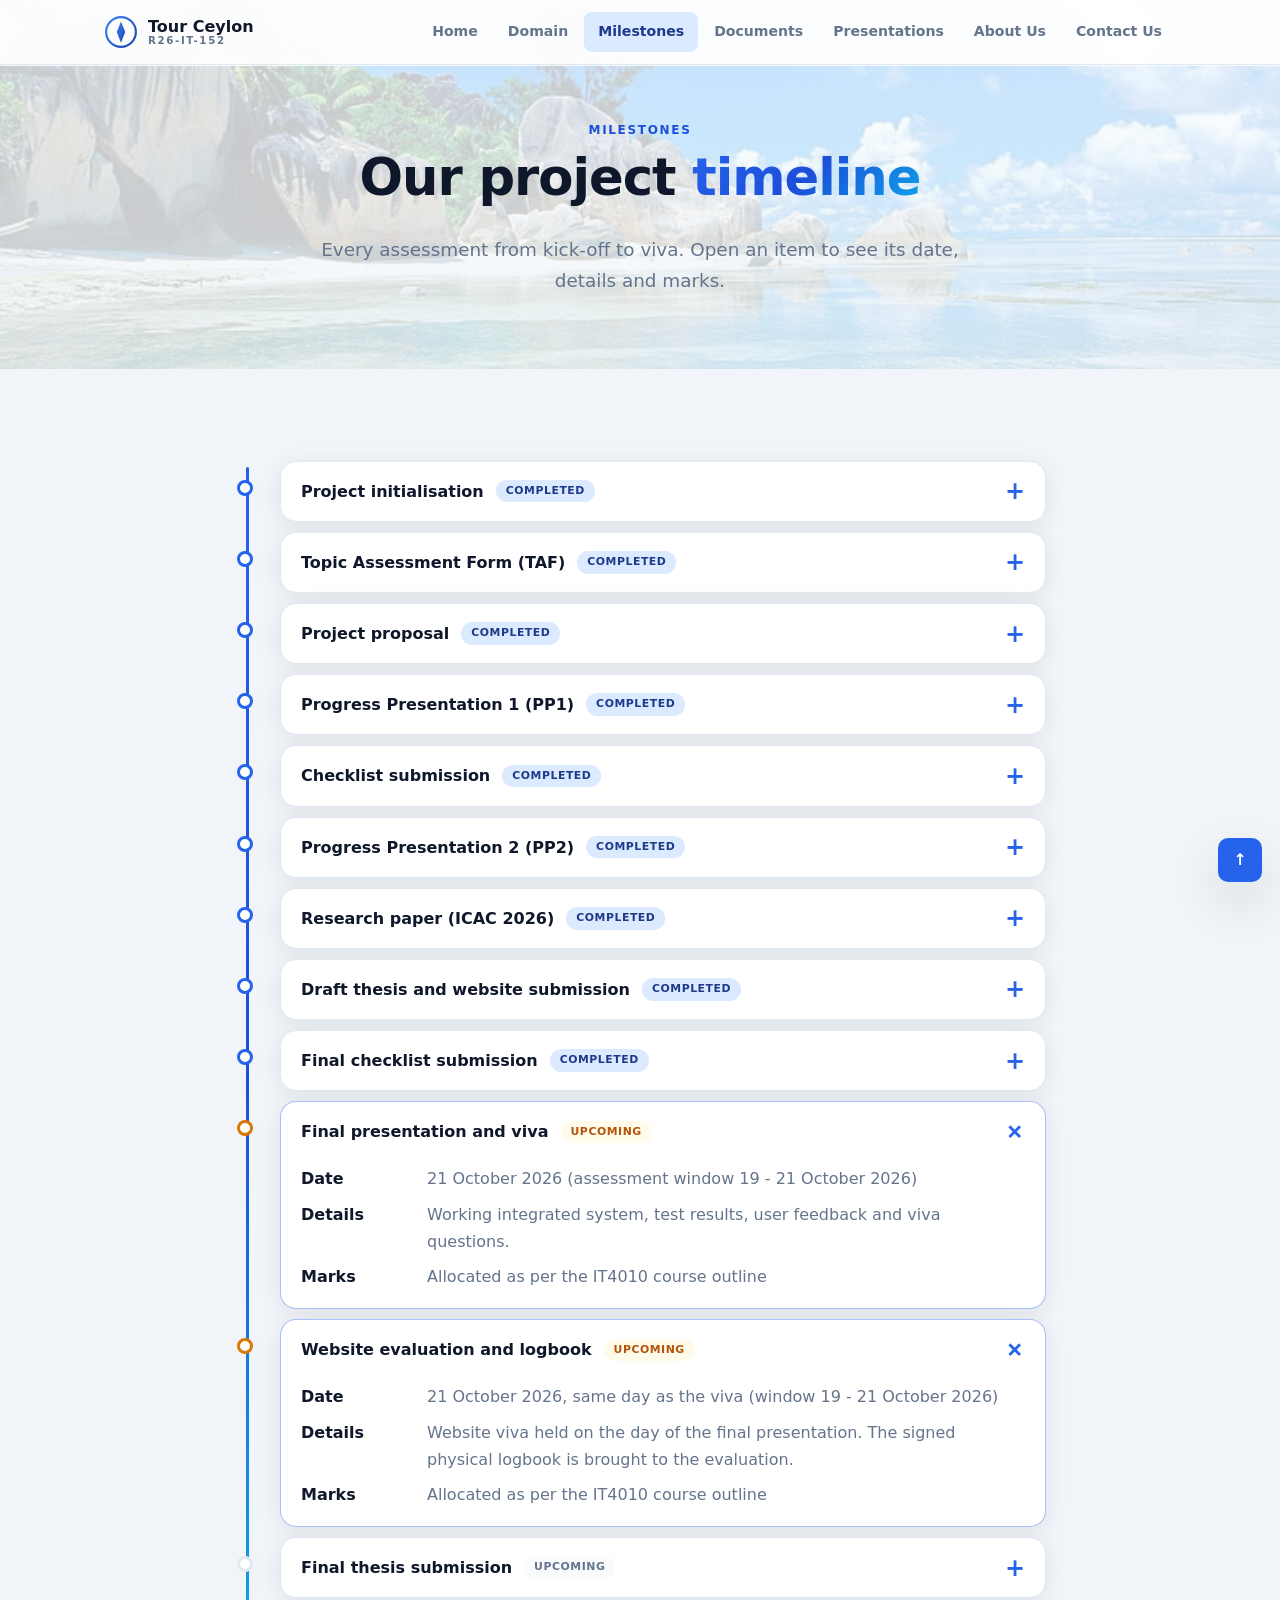
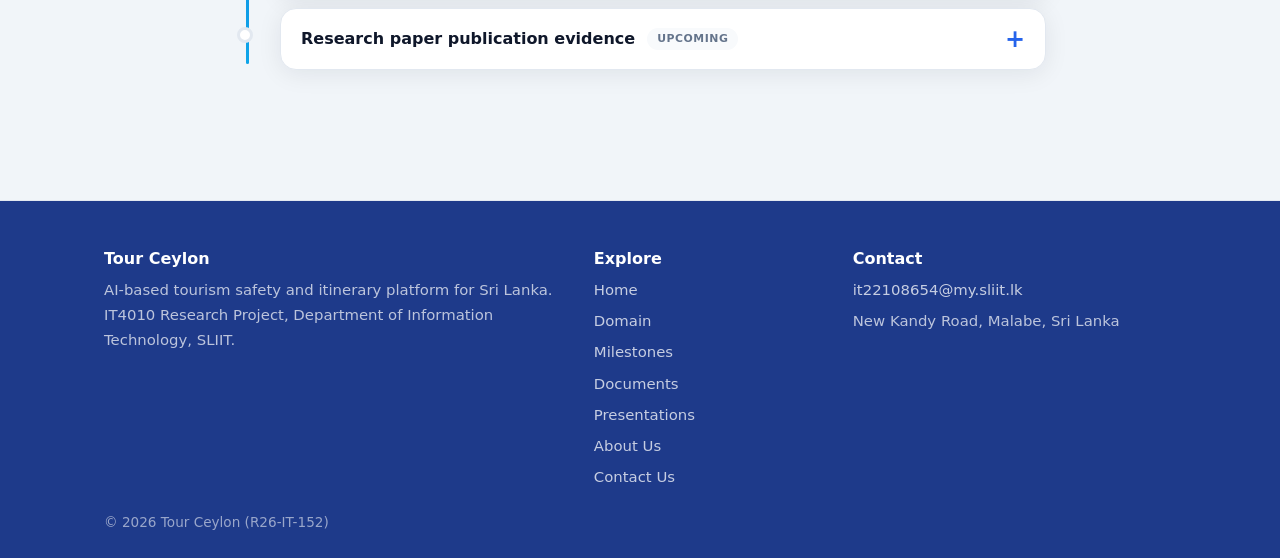
<file: milestones.html>
<!DOCTYPE html>
<html lang="en">
<head>
<meta charset="utf-8">
<meta name="viewport" content="width=device-width, initial-scale=1">
<meta name="description" content="Tour Ceylon project timeline: every assessment from kick-off to viva with dates and marks.">
<meta name="theme-color" content="#1d4ed8">
<title>Milestones | Tour Ceylon</title>
<link rel="stylesheet" href="css/style.css">
</head>
<body id="top">
<a class="skip" href="#main">Skip to content</a>
<div class="progress" aria-hidden="true"></div>
<input type="checkbox" id="nav-toggle" class="nav-toggle" aria-label="Open or close the menu">
<header class="site-header"><div class="bar">
<a class="brand" href="index.html"><span class="brand-mark"><svg viewBox="0 0 32 32" aria-hidden="true"><defs><linearGradient id="lg" x1="0" y1="0" x2="1" y2="1"><stop offset="0" stop-color="#3b82f6"/><stop offset="1" stop-color="#1e40af"/></linearGradient></defs><circle cx="16" cy="16" r="14" fill="none" stroke="url(#lg)" stroke-width="2"/><path d="M16 6l4 10-4 10-4-10z" fill="url(#lg)"/></svg></span><span class="brand-text">Tour Ceylon<small>R26-IT-152</small></span></a>
<label for="nav-toggle" class="burger"><span></span><span></span><span></span></label>
<nav class="main-nav" aria-label="Main navigation">
<a href="index.html">Home</a>
<a href="domain.html">Domain</a>
<a href="milestones.html" class="active" aria-current="page">Milestones</a>
<a href="documents.html">Documents</a>
<a href="presentations.html">Presentations</a>
<a href="about.html">About Us</a>
<a href="contact.html">Contact Us</a>
</nav>
</div></header>
<main id="main">
<section class="page-hero page-hero-photo page-hero-milestones"><div class="page-hero-overlay"></div>
<div class="wrap"><p class="kicker rise">Milestones</p><h1 class="rise rise-d1">Our project <span class="grad-text">timeline</span></h1>
<p class="lead rise rise-d2">Every assessment from kick-off to viva. Open an item to see its date, details and marks.</p></div></section>
<section class="block block-tight"><div class="wrap wrap-narrow">
<div class="timeline">
<div class="tl-item"><details class="dd"><summary><span class="sum-left">Project initialisation <span class="chip-s s-done">Completed</span></span></summary><div class="inner"><dl class="kv"><dt>Date</dt><dd>November 2025</dd><dt>Details</dt><dd>Project kick-off: topic exploration and team formation.</dd><dt>Marks</dt><dd>Allocated as per the IT4010 course outline<!-- NOTE: replace with the exact marks from the IT4010 course outline. --></dd></dl></div></details></div>
<div class="tl-item"><details class="dd"><summary><span class="sum-left">Topic Assessment Form (TAF) <span class="chip-s s-done">Completed</span></span></summary><div class="inner"><dl class="kv"><dt>Date</dt><dd>January 2026</dd><dt>Details</dt><dd>The research topic, problem and scope were submitted for approval.</dd><dt>Marks</dt><dd>Allocated as per the IT4010 course outline<!-- NOTE: replace with the exact marks from the IT4010 course outline. --></dd></dl></div></details></div>
<div class="tl-item"><details class="dd"><summary><span class="sum-left">Project proposal <span class="chip-s s-done">Completed</span></span></summary><div class="inner"><dl class="kv"><dt>Date</dt><dd>Submission: 15 March 2026. Presentation: 16 - 18 March 2026</dd><dt>Details</dt><dd>Proposal report and presentation covering the literature survey, research gap, objectives, methodology, architecture and plan.</dd><dt>Marks</dt><dd>Allocated as per the IT4010 course outline<!-- NOTE: replace with the exact marks from the IT4010 course outline. --></dd></dl></div></details></div>
<div class="tl-item"><details class="dd"><summary><span class="sum-left">Progress Presentation 1 (PP1) <span class="chip-s s-done">Completed</span></span></summary><div class="inner"><dl class="kv"><dt>Date</dt><dd>11 - 13 May 2026</dd><dt>Details</dt><dd>First progress review of design and early implementation.</dd><dt>Marks</dt><dd>Allocated as per the IT4010 course outline<!-- NOTE: replace with the exact marks from the IT4010 course outline. --></dd></dl></div></details></div>
<div class="tl-item"><details class="dd"><summary><span class="sum-left">Checklist submission <span class="chip-s s-done">Completed</span></span></summary><div class="inner"><dl class="kv"><dt>Date</dt><dd>13 May 2026</dd><dt>Details</dt><dd>Assessment checklist documents submitted.</dd><dt>Marks</dt><dd>Allocated as per the IT4010 course outline<!-- NOTE: replace with the exact marks from the IT4010 course outline. --></dd></dl></div></details></div>
<div class="tl-item"><details class="dd"><summary><span class="sum-left">Progress Presentation 2 (PP2) <span class="chip-s s-done">Completed</span></span></summary><div class="inner"><dl class="kv"><dt>Date</dt><dd>31 August - 2 September 2026</dd><dt>Details</dt><dd>Near-complete system and initial research evidence presented to the panel, with feedback received for the final stage.</dd><dt>Marks</dt><dd>Allocated as per the IT4010 course outline<!-- NOTE: replace with the exact marks from the IT4010 course outline. --></dd></dl></div></details></div>
<div class="tl-item"><details class="dd"><summary><span class="sum-left">Research paper (ICAC 2026) <span class="chip-s s-done">Completed</span></span></summary><div class="inner"><dl class="kv"><dt>Date</dt><dd>Submitted to ICAC 2026 on 4 September 2026</dd><dt>Details</dt><dd>Conference paper on the Tour Ceylon platform. Course research paper submission: 23 October 2026.</dd><dt>Marks</dt><dd>Allocated as per the IT4010 course outline<!-- NOTE: replace with the exact marks from the IT4010 course outline. --></dd></dl></div></details></div>
<div class="tl-item"><details class="dd"><summary><span class="sum-left">Draft thesis and website submission <span class="chip-s s-done">Completed</span></span></summary><div class="inner"><dl class="kv"><dt>Date</dt><dd>11 October 2026</dd><dt>Details</dt><dd>Group report and individual theses submitted as drafts, together with this academic information website.</dd><dt>Marks</dt><dd>Allocated as per the IT4010 course outline<!-- NOTE: replace with the exact marks from the IT4010 course outline. --></dd></dl></div></details></div>
<div class="tl-item"><details class="dd"><summary><span class="sum-left">Final checklist submission <span class="chip-s s-done">Completed</span></span></summary><div class="inner"><dl class="kv"><dt>Date</dt><dd>14 October 2026</dd><dt>Details</dt><dd>Final assessment checklist documents submitted.</dd><dt>Marks</dt><dd>Allocated as per the IT4010 course outline<!-- NOTE: replace with the exact marks from the IT4010 course outline. --></dd></dl></div></details></div>
<div class="tl-item next"><details class="dd" open><summary><span class="sum-left">Final presentation and viva <span class="chip-s s-next">Upcoming</span></span></summary><div class="inner"><dl class="kv"><dt>Date</dt><dd>21 October 2026 (assessment window 19 - 21 October 2026)</dd><dt>Details</dt><dd>Working integrated system, test results, user feedback and viva questions.</dd><dt>Marks</dt><dd>Allocated as per the IT4010 course outline<!-- NOTE: replace with the exact marks from the IT4010 course outline. --></dd></dl></div></details></div>
<div class="tl-item next"><details class="dd" open><summary><span class="sum-left">Website evaluation and logbook <span class="chip-s s-next">Upcoming</span></span></summary><div class="inner"><dl class="kv"><dt>Date</dt><dd>21 October 2026, same day as the viva (window 19 - 21 October 2026)</dd><dt>Details</dt><dd>Website viva held on the day of the final presentation. The signed physical logbook is brought to the evaluation.</dd><dt>Marks</dt><dd>Allocated as per the IT4010 course outline<!-- NOTE: replace with the exact marks from the IT4010 course outline. --></dd></dl></div></details></div>
<div class="tl-item later"><details class="dd"><summary><span class="sum-left">Final thesis submission <span class="chip-s s-pend">Upcoming</span></span></summary><div class="inner"><dl class="kv"><dt>Date</dt><dd>28 October 2026</dd><dt>Details</dt><dd>Final soft copies of the group report and the four individual theses.</dd><dt>Marks</dt><dd>Allocated as per the IT4010 course outline<!-- NOTE: replace with the exact marks from the IT4010 course outline. --></dd></dl></div></details></div>
<div class="tl-item later"><details class="dd"><summary><span class="sum-left">Research paper publication evidence <span class="chip-s s-pend">Upcoming</span></span></summary><div class="inner"><dl class="kv"><dt>Date</dt><dd>1 December 2026</dd><dt>Details</dt><dd>Evidence of research paper publication submitted to the course.</dd><dt>Marks</dt><dd>Allocated as per the IT4010 course outline<!-- NOTE: replace with the exact marks from the IT4010 course outline. --></dd></dl></div></details></div>
</div>
</div></section>
</main>
<a class="to-top" href="#top" aria-label="Back to top">&uarr;</a>
<footer class="site-footer"><div class="foot">
<div class="foot-col"><strong>Tour Ceylon</strong><span>AI-based tourism safety and itinerary platform for Sri Lanka. IT4010 Research Project, Department of Information Technology, SLIIT.</span></div>
<div class="foot-col"><strong>Explore</strong><a href="index.html">Home</a>
<a href="domain.html">Domain</a>
<a href="milestones.html">Milestones</a>
<a href="documents.html">Documents</a>
<a href="presentations.html">Presentations</a>
<a href="about.html">About Us</a>
<a href="contact.html">Contact Us</a></div>
<div class="foot-col"><strong>Contact</strong><a href="mailto:it22108654@my.sliit.lk">it22108654@my.sliit.lk</a><span>New Kandy Road, Malabe, Sri Lanka</span></div>
</div><div class="copy">&copy; 2026 Tour Ceylon (R26-IT-152)</div></footer>
</body>
</html>
</file>
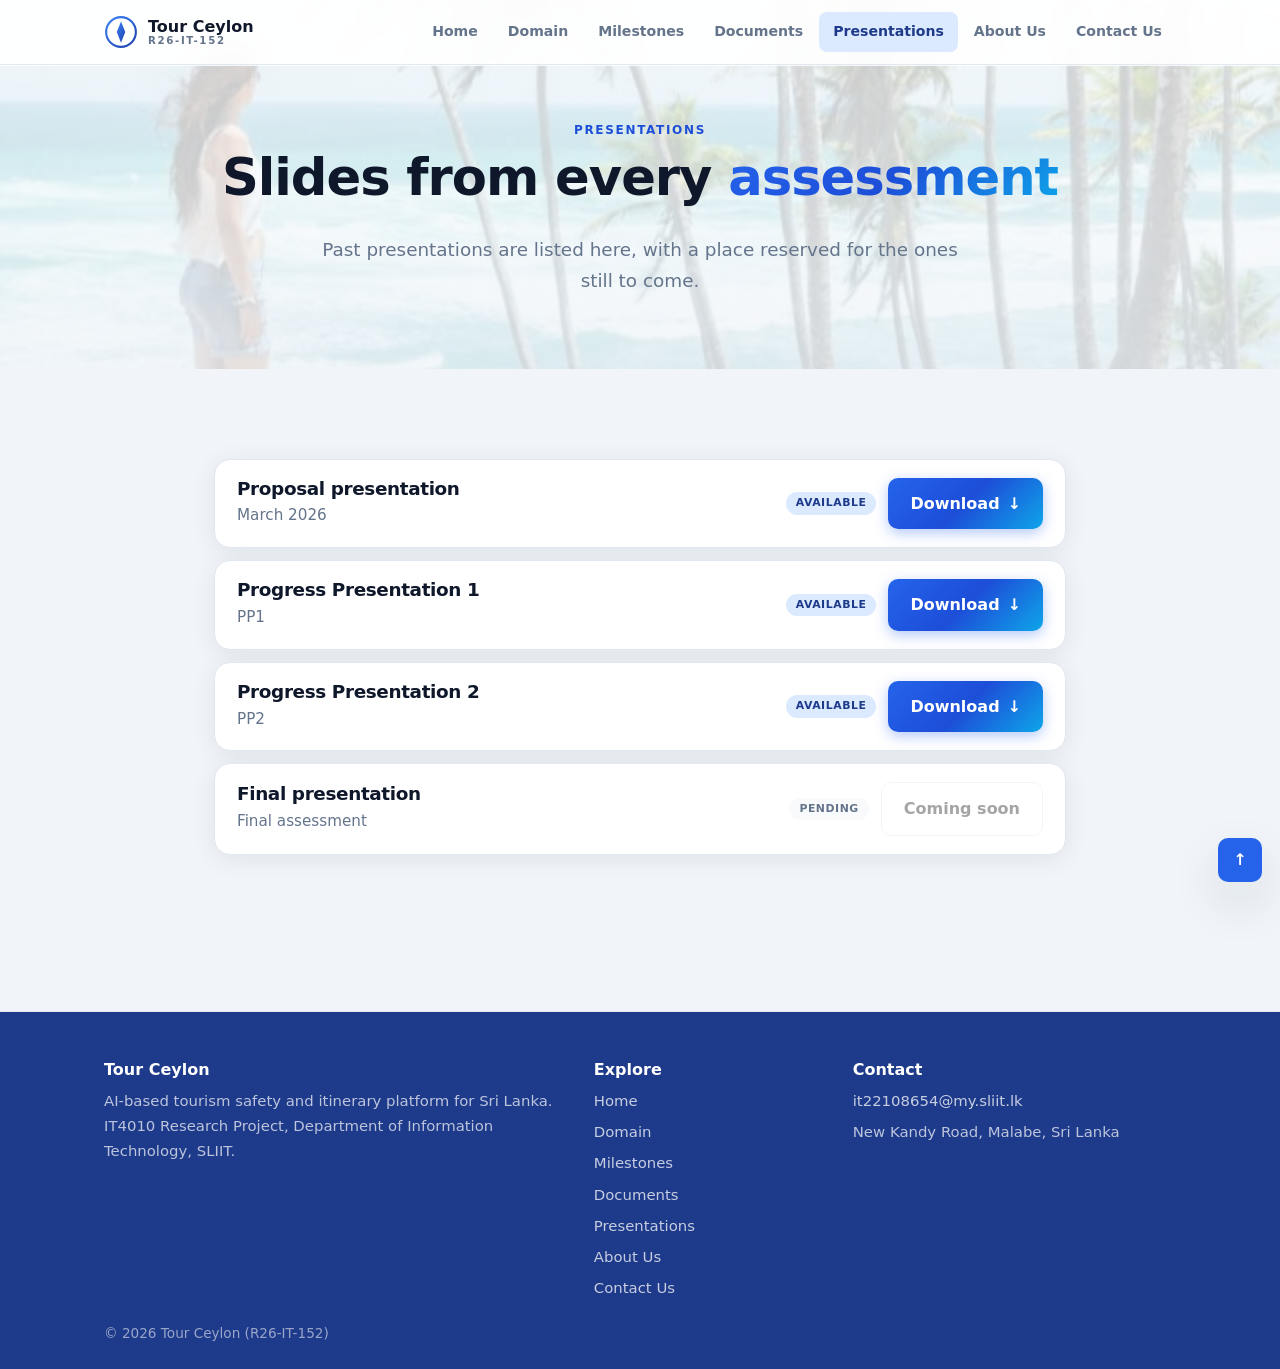
<file: presentations.html>
<!DOCTYPE html>
<html lang="en">
<head>
<meta charset="utf-8">
<meta name="viewport" content="width=device-width, initial-scale=1">
<meta name="description" content="Slides from the Tour Ceylon proposal, progress and final presentations.">
<meta name="theme-color" content="#1d4ed8">
<title>Presentations | Tour Ceylon</title>
<link rel="stylesheet" href="css/style.css">
</head>
<body id="top">
<a class="skip" href="#main">Skip to content</a>
<div class="progress" aria-hidden="true"></div>
<input type="checkbox" id="nav-toggle" class="nav-toggle" aria-label="Open or close the menu">
<header class="site-header"><div class="bar">
<a class="brand" href="index.html"><span class="brand-mark"><svg viewBox="0 0 32 32" aria-hidden="true"><defs><linearGradient id="lg" x1="0" y1="0" x2="1" y2="1"><stop offset="0" stop-color="#3b82f6"/><stop offset="1" stop-color="#1e40af"/></linearGradient></defs><circle cx="16" cy="16" r="14" fill="none" stroke="url(#lg)" stroke-width="2"/><path d="M16 6l4 10-4 10-4-10z" fill="url(#lg)"/></svg></span><span class="brand-text">Tour Ceylon<small>R26-IT-152</small></span></a>
<label for="nav-toggle" class="burger"><span></span><span></span><span></span></label>
<nav class="main-nav" aria-label="Main navigation">
<a href="index.html">Home</a>
<a href="domain.html">Domain</a>
<a href="milestones.html">Milestones</a>
<a href="documents.html">Documents</a>
<a href="presentations.html" class="active" aria-current="page">Presentations</a>
<a href="about.html">About Us</a>
<a href="contact.html">Contact Us</a>
</nav>
</div></header>
<main id="main">
<section class="page-hero page-hero-photo"><div class="page-hero-overlay"></div>
<div class="wrap"><p class="kicker rise">Presentations</p><h1 class="rise rise-d1">Slides from every <span class="grad-text">assessment</span></h1>
<p class="lead rise rise-d2">Past presentations are listed here, with a place reserved for the ones still to come.</p></div></section>
<section class="block block-tight"><div class="wrap wrap-medium">
<div class="doc-list"><div class="card doc-row"><div><h3>Proposal presentation</h3><p class="sub">March 2026</p></div><div class="doc-actions"><span class="chip-s s-done">Available</span><a class="btn" href="files/slides/Proposal_Presentation.pdf" download>Download <span class="arr">&darr;</span></a></div></div>
<div class="card doc-row"><div><h3>Progress Presentation 1</h3><p class="sub">PP1</p></div><div class="doc-actions"><span class="chip-s s-done">Available</span><a class="btn" href="files/slides/PP1_Presentation.pdf" download>Download <span class="arr">&darr;</span></a></div></div>
<div class="card doc-row"><div><h3>Progress Presentation 2</h3><p class="sub">PP2</p></div><div class="doc-actions"><span class="chip-s s-done">Available</span><a class="btn" href="files/slides/PP2_Presentation.pdf" download>Download <span class="arr">&darr;</span></a></div></div>
<div class="card doc-row"><div><h3>Final presentation</h3><p class="sub">Final assessment</p></div><div class="doc-actions"><span class="chip-s s-pend">Pending</span><a class="btn ghost" aria-disabled="true" href="#">Coming soon</a></div></div></div>
</div></section>
</main>
<a class="to-top" href="#top" aria-label="Back to top">&uarr;</a>
<footer class="site-footer"><div class="foot">
<div class="foot-col"><strong>Tour Ceylon</strong><span>AI-based tourism safety and itinerary platform for Sri Lanka. IT4010 Research Project, Department of Information Technology, SLIIT.</span></div>
<div class="foot-col"><strong>Explore</strong><a href="index.html">Home</a>
<a href="domain.html">Domain</a>
<a href="milestones.html">Milestones</a>
<a href="documents.html">Documents</a>
<a href="presentations.html">Presentations</a>
<a href="about.html">About Us</a>
<a href="contact.html">Contact Us</a></div>
<div class="foot-col"><strong>Contact</strong><a href="mailto:it22108654@my.sliit.lk">it22108654@my.sliit.lk</a><span>New Kandy Road, Malabe, Sri Lanka</span></div>
</div><div class="copy">&copy; 2026 Tour Ceylon (R26-IT-152)</div></footer>
</body>
</html>
</file>
<file: css/style.css>
@view-transition{navigation:auto}
@property --n{syntax:"<integer>";inherits:false;initial-value:0}
@property --angle{syntax:"<angle>";inherits:false;initial-value:0deg}
:root{
--bg:#f1f5f9;
--bg2:#ffffff;
--surface:#ffffff;
--surface-2:#f8fafc;
--line:#e2e8f0;
--text:#0f172a;
--muted:#64748b;
--accent-text:#1d4ed8;
--blue:#2563eb;
--blue-dark:#1e3a8a;
--blue-light:#dbeafe;
--teal:#0ea5e9;
--amber:#d97706;
--rose:#e11d48;
--violet:#6366f1;
--grad:linear-gradient(135deg,#2563eb 0%,#1d4ed8 50%,#0ea5e9 100%);
--radius:16px;
--shadow:0 4px 24px rgba(15,23,42,.08);
--shadow-lg:0 20px 50px rgba(15,23,42,.12);
--ease:cubic-bezier(.2,.8,.2,1);
--header-h:72px;
color-scheme:light
}
*,*::before,*::after{box-sizing:border-box}
html{scroll-behavior:smooth;scroll-padding-top:100px}
body{margin:0;font-family:"Segoe UI Variable Text","Segoe UI",system-ui,-apple-system,Roboto,Helvetica,Arial,sans-serif;background:var(--bg);color:var(--text);line-height:1.7;overflow-x:hidden}
main{display:block;padding-top:var(--header-h)}
img,svg{max-width:100%}
a{color:var(--accent-text)}
h1,h2,h3{line-height:1.2;letter-spacing:-.02em;margin:0 0 .5em;color:var(--text)}
h2{font-size:clamp(1.55rem,3.5vw,2.25rem)}
h3{font-size:1.15rem}
p{margin:0 0 1em}
ul{padding-left:1.2em}
li{margin:.45em 0}
.wrap{max-width:1120px;margin:auto;padding:0 24px}
section.block{padding:72px 0}
.kicker{color:var(--accent-text);font-weight:700;letter-spacing:.14em;text-transform:uppercase;font-size:.75rem;margin:0 0 .55em}
.sub{color:var(--muted);max-width:680px}
.sub.center{margin-left:auto;margin-right:auto;text-align:center}
.skip{position:absolute;left:-999px;top:8px;z-index:120;background:var(--bg2);color:var(--text);padding:8px 14px;border-radius:8px;border:1px solid var(--line)}
.skip:focus{left:8px}
.todo{background:#fffbeb;border:1px dashed #f59e0b;color:#b45309;padding:1px 9px;border-radius:7px;font-size:.84em;font-weight:600}

/* utilities (no inline styles in HTML) */
.rise-d1{--d:1}
.rise-d2{--d:2}
.rise-d3{--d:3}
.block-tight{padding-top:24px}
.block-flush-top{padding-top:0}
.block-flush{padding-top:0}
.section-gap{margin-top:3.5rem}
.section-gap-sm{margin-top:1rem}
.card-spaced{margin-top:16px}
.todo-block{margin-top:14px}
.wrap.wrap-narrow{max-width:860px}
.wrap.wrap-medium{max-width:900px}
.team-spaced{margin-top:20px}
.team-supervisors{margin-top:20px;max-width:620px}
.chips-spaced{margin-top:14px}
.contact-aside{display:grid;gap:18px;align-content:start}
.count-to-4{--to:4}
.count-to-197{--to:197}
.card-accent-1{--c:#2563eb}
.card-accent-2{--c:#0ea5e9}
.card-accent-3{--c:#6366f1}
.card-accent-4{--c:#14b8a6}

/* scroll progress */
.progress{position:fixed;inset:0 0 auto 0;height:3px;background:var(--grad);transform-origin:0 50%;transform:scaleX(0);z-index:110}
@supports (animation-timeline:scroll()){.progress{animation:grow linear both;animation-timeline:scroll(root)}@keyframes grow{to{transform:scaleX(1)}}}

/* header */
.site-header{position:fixed;top:0;left:0;right:0;z-index:100;background:rgba(255,255,255,.92);backdrop-filter:blur(12px);-webkit-backdrop-filter:blur(12px);border-bottom:1px solid var(--line);box-shadow:0 1px 0 rgba(255,255,255,.8)}
.bar{max-width:1120px;margin:auto;display:flex;align-items:center;justify-content:space-between;gap:12px;padding:12px 24px}
.brand{display:flex;align-items:center;gap:10px;color:var(--text);text-decoration:none;font-weight:800}
.brand-mark svg{width:34px;height:34px;display:block}
.brand-text{line-height:1.1}
.brand-text small{display:block;font-weight:600;font-size:.64rem;letter-spacing:.16em;color:var(--muted)}
.main-nav{display:flex;gap:2px;flex-wrap:wrap;justify-content:flex-end}
.main-nav a{position:relative;padding:8px 14px;border-radius:8px;color:var(--muted);text-decoration:none;font-size:.88rem;font-weight:600;transition:color .2s,background .2s}
.main-nav a:hover,.main-nav a.active{color:var(--blue-dark);background:var(--blue-light)}
.nav-toggle{position:absolute;opacity:0;pointer-events:none}
.burger{display:none;width:44px;height:44px;border-radius:10px;cursor:pointer;flex-direction:column;justify-content:center;align-items:center;gap:5px;background:var(--surface-2);border:1px solid var(--line)}
.burger span{display:block;width:20px;height:2px;background:var(--text);border-radius:2px;transition:transform .35s var(--ease),opacity .2s}
.nav-toggle:focus-visible~.site-header .burger{outline:2px solid var(--blue)}
@media(max-width:900px){
.burger{display:flex}
.main-nav{position:absolute;top:calc(100% + 0px);left:0;right:0;flex-direction:column;padding:12px 16px 16px;background:var(--bg2);border-bottom:1px solid var(--line);box-shadow:var(--shadow-lg);opacity:0;visibility:hidden;transform:translateY(-8px);transition:all .3s var(--ease)}
.main-nav a{padding:12px 16px}
.nav-toggle:checked~.site-header .main-nav{opacity:1;visibility:visible;transform:none}
.nav-toggle:checked~.site-header .burger span:nth-child(1){transform:translateY(7px) rotate(45deg)}
.nav-toggle:checked~.site-header .burger span:nth-child(2){opacity:0}
.nav-toggle:checked~.site-header .burger span:nth-child(3){transform:translateY(-7px) rotate(-45deg)}
}

/* heroes & photo backgrounds */
.hero,.page-hero{position:relative;display:grid;place-items:center;text-align:center;overflow:hidden;isolation:isolate;color:var(--text)}
.hero{min-height:calc(100svh - var(--header-h));padding:80px 24px 72px;margin-top:calc(-1 * var(--header-h))}
.page-hero{padding:56px 24px 48px;margin-top:calc(-1 * var(--header-h));padding-top:calc(var(--header-h) + 48px)}
.hero-photo,.page-hero-photo,.section-photo,.cta-photo{background-size:cover;background-position:center;background-repeat:no-repeat}
.hero-photo{background-image:url(../images/bg/homebg.jpeg);background-position:center 35%}
.page-hero-photo{background-image:url(../images/bg/img.jpeg)}
.page-hero-milestones{background-image:url(../images/bg/milstone.png)}
.page-hero-documents{background-image:url(../images/bg/doc.jpeg)}
.page-hero-about{background-image:url(../images/bg/about.jpeg)}
.page-hero-contact{background-image:url(../images/bg/contact.jpeg)}
.section-photo{position:relative;isolation:isolate;overflow:hidden;background-image:url(../images/bg/features.jpg)}
.cta-photo{position:relative;isolation:isolate;overflow:hidden}
.cta-photo{background-image:url(../images/bg/cta.jpg)}
.hero-overlay,.page-hero-overlay,.section-photo-overlay,.cta-overlay{position:absolute;inset:0;z-index:0;pointer-events:none}
.hero-overlay{background:rgba(15,23,42,.25)}
.hero.hero-photo .hero-inner{max-width:760px;padding:40px 32px 44px;background:#ffffff;border-radius:20px;border:1px solid #cbd5e1;box-shadow:0 24px 60px rgba(15,23,42,.18)}
.hero.hero-photo h1{color:#0f172a}
.hero.hero-photo .lead{color:#1e293b;font-weight:500}
.hero.hero-photo .eyebrow{background:#f8fafc;border-color:#94a3b8;color:#1d4ed8}
.hero.hero-photo .grad-text{background:none;color:#2563eb;-webkit-text-fill-color:currentColor}
.hero.hero-photo .btn{background:#2563eb;background-image:none;color:#fff;box-shadow:0 4px 14px rgba(37,99,235,.45)}
.hero.hero-photo .btn:hover{background:#1d4ed8}
.hero.hero-photo .btn.ghost{color:#1e3a8a;border:2px solid #64748b;background:#fff;box-shadow:none}
.hero.hero-photo .btn.ghost:hover{background:#eff6ff;border-color:#2563eb;color:#1d4ed8}
.page-hero-overlay{background:linear-gradient(180deg,rgba(255,255,255,.78),rgba(241,245,249,.85))}
.section-photo-overlay{background:linear-gradient(180deg,rgba(255,255,255,.94) 0%,rgba(248,250,252,.96) 50%,rgba(241,245,252,.95) 100%)}
.section-photo .kicker{color:#1d4ed8}
.section-photo h2{color:#0f172a}
.section-photo .sub{color:#334155}
.cta-overlay{background:linear-gradient(135deg,rgba(30,58,138,.88),rgba(37,99,235,.82))}
.hero-inner,.page-hero .wrap,.section-photo .wrap,.cta-inner{position:relative;z-index:1}
.page-hero h1{font-size:clamp(2rem,5vw,3.2rem)}
.hero h1{font-size:clamp(2.4rem,6vw,4.2rem);line-height:1.05;letter-spacing:-.03em;margin:16px 0 14px}
.hero.hero-photo h1{color:#0f172a}
.lead{max-width:640px;margin:0 auto 24px;color:var(--muted);font-size:clamp(1rem,2vw,1.15rem)}
.section-light{background:var(--bg2);border-block:1px solid var(--line)}
.rise{opacity:1;animation:rise .85s var(--ease) forwards;animation-delay:calc(var(--d,0) * 100ms)}
@keyframes rise{from{opacity:0;transform:translateY(20px)}to{opacity:1;transform:none}}
.hero-cta{display:flex;gap:12px;justify-content:center;flex-wrap:wrap;margin-top:8px}
.cue{position:absolute;bottom:24px;left:50%;width:24px;height:38px;border:2px solid var(--line);border-radius:12px;transform:translateX(-50%);z-index:1}
.cue::after{content:"";position:absolute;top:7px;left:50%;width:4px;height:7px;margin-left:-2px;border-radius:2px;background:var(--blue);animation:wheel 1.8s infinite}
@keyframes wheel{0%{opacity:1;transform:translateY(0)}100%{opacity:0;transform:translateY(12px)}}
.eyebrow{display:inline-flex;align-items:center;gap:8px;padding:6px 14px;border-radius:999px;border:1px solid var(--line);background:var(--surface);font-size:.72rem;letter-spacing:.12em;text-transform:uppercase;color:var(--accent-text);font-weight:700;box-shadow:var(--shadow)}
.dot{width:7px;height:7px;border-radius:50%;background:var(--blue);animation:pulse 2s infinite}
@keyframes pulse{0%{box-shadow:0 0 0 0 rgba(37,99,235,.45)}70%{box-shadow:0 0 0 8px rgba(37,99,235,0)}100%{box-shadow:0 0 0 0 rgba(37,99,235,0)}}
.grad-text{background:var(--grad);-webkit-background-clip:text;background-clip:text;color:transparent}

/* buttons */
.btn{display:inline-flex;align-items:center;gap:8px;padding:12px 22px;border-radius:10px;font-weight:700;text-decoration:none;color:#fff;background:var(--grad);box-shadow:0 4px 14px rgba(37,99,235,.35);transition:transform .25s var(--ease),box-shadow .25s}
.btn:hover{transform:translateY(-2px);box-shadow:0 8px 22px rgba(37,99,235,.4)}
.btn.ghost{background:var(--surface);color:var(--blue-dark);border:1px solid var(--line);box-shadow:none}
.btn.ghost:hover{border-color:var(--blue);background:var(--blue-light)}
.btn.ghost.on-dark{background:rgba(255,255,255,.12);color:#fff;border-color:rgba(255,255,255,.35)}
.btn.ghost.on-dark:hover{background:rgba(255,255,255,.2)}
.btn-submit{border:0;cursor:pointer;font:inherit;font-weight:700;justify-self:start}
.btn[aria-disabled=true]{opacity:.45;pointer-events:none;filter:grayscale(1)}
.arr{display:inline-block;transition:transform .3s var(--ease)}
.btn:hover .arr{transform:translateX(4px)}

/* marquee */
.marquee{overflow:hidden;border-block:1px solid var(--line);padding:14px 0;background:var(--bg2)}
.track{display:flex;gap:12px;width:max-content;animation:marq 32s linear infinite}
.marquee:hover .track{animation-play-state:paused}
.chip{padding:7px 18px;border-radius:999px;border:1px solid var(--line);background:var(--surface-2);white-space:nowrap;color:var(--muted);font-weight:600;font-size:.88rem}
@keyframes marq{to{transform:translateX(-50%)}}
.chips{display:flex;flex-wrap:wrap;gap:10px}

/* scroll reveal */
@supports (animation-timeline:view()){
.reveal{animation:reveal linear both;animation-timeline:view();animation-range:entry 0% entry 35%}
@keyframes reveal{from{opacity:0;transform:translateY(32px)}to{opacity:1;transform:none}}
}
.stats{display:grid;grid-template-columns:repeat(auto-fit,minmax(200px,1fr));gap:16px}
.stat{padding:24px 20px;border-radius:var(--radius);background:var(--surface);border:1px solid var(--line);text-align:center;box-shadow:var(--shadow)}
.stat b{display:block;font-size:clamp(2rem,4vw,2.8rem);line-height:1.1;color:var(--blue-dark)}
.stat span{color:var(--muted);font-size:.9rem}
.count{counter-reset:num var(--n);animation:cnt 2.4s var(--ease) both}
.count::after{content:counter(num) attr(data-suffix)}
@keyframes cnt{to{--n:var(--to)}}
@supports (animation-timeline:view()){.count{animation:cnt linear both;animation-timeline:view();animation-range:entry 15% entry 100%}}

/* cards */
.split{display:grid;grid-template-columns:1fr 1.1fr;gap:36px;align-items:center}
@media(max-width:820px){.split{grid-template-columns:1fr}}
.cards{display:grid;grid-template-columns:repeat(auto-fit,minmax(240px,1fr));gap:18px;margin-top:28px}
.card{position:relative;padding:24px;border-radius:var(--radius);background:var(--surface);border:1px solid var(--line);box-shadow:var(--shadow);transition:transform .35s var(--ease),box-shadow .35s}
.card:hover{transform:translateY(-6px);box-shadow:var(--shadow-lg)}
.card p{color:var(--muted);margin-bottom:.75em;font-size:.95rem}
.glow::before{content:"";position:absolute;inset:-1px;border-radius:inherit;padding:1.5px;background:conic-gradient(from var(--angle),transparent 0 55%,var(--blue),var(--teal),var(--violet),transparent 92%);-webkit-mask:linear-gradient(#000 0 0) content-box,linear-gradient(#000 0 0);-webkit-mask-composite:xor;mask-composite:exclude;opacity:0;transition:opacity .35s;animation:spin 4s linear infinite;pointer-events:none}
.glow:hover::before{opacity:1}
@keyframes spin{to{--angle:360deg}}
.ico-wrap{width:50px;height:50px;border-radius:12px;display:grid;place-items:center;margin-bottom:14px;color:var(--c,var(--blue));background:color-mix(in srgb,var(--c,var(--blue)) 12%,white);border:1px solid color-mix(in srgb,var(--c,var(--blue)) 28%,transparent)}
.ico{width:26px;height:26px;fill:none;stroke:currentColor;stroke-width:1.8;stroke-linecap:round;stroke-linejoin:round}
.tag{display:inline-block;padding:3px 12px;border-radius:999px;font-size:.76rem;font-weight:700;background:var(--blue-light);border:1px solid rgba(37,99,235,.15);color:var(--blue-dark)}

/* flow */
.flow{display:grid;grid-template-columns:repeat(auto-fit,minmax(200px,1fr));gap:18px;counter-reset:step;margin-top:24px}
.step{position:relative;padding:22px;border-radius:var(--radius);background:var(--surface);border:1px solid var(--line);box-shadow:var(--shadow)}
.step::before{counter-increment:step;content:counter(step,decimal-leading-zero);display:block;font-weight:800;font-size:1.8rem;color:var(--blue);opacity:.35;margin-bottom:4px}
.step p{color:var(--muted);margin:0;font-size:.93rem}
.step h3{font-size:1.05rem;margin-bottom:.4em}

/* bars & notes */
.bars{display:grid;gap:18px;margin:24px 0}
.bar-row{display:grid;grid-template-columns:minmax(130px,240px) 1fr 64px;gap:14px;align-items:center;font-size:.93rem}
@media(max-width:620px){.bar-row{grid-template-columns:1fr 56px}.bar-row .track-bar{grid-column:1/-1;order:3}}
.track-bar{height:12px;border-radius:99px;background:var(--surface-2);overflow:hidden;border:1px solid var(--line)}
.fill{height:100%;width:var(--w);border-radius:inherit;background:var(--grad);transform-origin:left;animation:fillx 1.4s var(--ease) both}
.fill.warn{background:linear-gradient(90deg,#f59e0b,#e11d48)}
@keyframes fillx{from{transform:scaleX(0)}}
@supports (animation-timeline:view()){.fill{animation:fillx linear both;animation-timeline:view();animation-range:entry 10% entry 90%}}
.bar-row b{text-align:right}
.note{border-left:4px solid var(--amber);background:#fffbeb;padding:12px 16px;border-radius:0 10px 10px 0;color:var(--muted);font-size:.93rem}
.cta{position:relative;padding:56px 28px;text-align:center;border-radius:var(--radius);overflow:hidden;color:#fff;border:1px solid rgba(255,255,255,.2)}
.cta h2{color:#fff}
.cta .sub{color:rgba(255,255,255,.88)}

/* tabs */
.tabs>input{position:absolute;opacity:0;pointer-events:none}
.tab-list{display:flex;flex-wrap:wrap;justify-content:center;gap:6px;padding:6px;border-radius:12px;background:var(--surface-2);border:1px solid var(--line);width:fit-content;max-width:100%;margin:0 auto 28px}
.tab-list label{padding:9px 18px;border-radius:8px;cursor:pointer;color:var(--muted);font-weight:700;font-size:.88rem;transition:all .25s}
.tab-list label:hover{color:var(--text);background:var(--surface)}
#t1:checked~.tab-list label[for=t1],#t2:checked~.tab-list label[for=t2],#t3:checked~.tab-list label[for=t3],#t4:checked~.tab-list label[for=t4]{background:var(--blue);color:#fff}
.panel{display:none}
#t1:checked~.panels #p1,#t2:checked~.panels #p2,#t3:checked~.panels #p3,#t4:checked~.panels #p4{display:block;animation:drop .45s var(--ease)}
.panel-head{margin-bottom:16px}
.panel-head h2{margin-top:8px}
details.dd{border-radius:var(--radius);background:var(--surface);border:1px solid var(--line);overflow:hidden;margin:10px 0;box-shadow:var(--shadow)}
details.dd[open]{border-color:color-mix(in srgb,var(--blue) 40%,transparent)}
details.dd summary{list-style:none;cursor:pointer;display:flex;align-items:center;justify-content:space-between;gap:12px;padding:16px 20px;font-weight:700;transition:background .2s}
details.dd summary::-webkit-details-marker{display:none}
details.dd summary:hover{background:var(--surface-2)}
details.dd summary::after{content:"+";font-size:1.5rem;line-height:1;color:var(--blue);transition:transform .35s var(--ease)}
details.dd[open] summary::after{transform:rotate(135deg)}
details.dd .inner{padding:4px 20px 18px;animation:drop .35s var(--ease)}
details.dd .inner p,details.dd .inner li{color:var(--muted)}
details.dd .inner strong{color:var(--text)}
@keyframes drop{from{opacity:0;transform:translateY(-6px)}}
.sum-left{display:flex;align-items:center;gap:12px;flex-wrap:wrap}
.chip-s{font-size:.68rem;padding:2px 10px;border-radius:99px;font-weight:800;letter-spacing:.05em;text-transform:uppercase}
.s-done{background:var(--blue-light);color:var(--blue-dark)}
.s-next{background:#fffbeb;color:#b45309}
.s-pend{background:var(--surface-2);color:var(--muted)}
.kv{display:grid;grid-template-columns:110px 1fr;gap:8px 16px;margin:0}
.kv dt{font-weight:700;color:var(--text)}
.kv dd{margin:0;color:var(--muted)}

/* timeline */
.timeline{position:relative;padding-left:46px;margin-top:20px}
.timeline::before,.timeline::after{content:"";position:absolute;left:12px;top:6px;bottom:6px;width:3px;border-radius:3px}
.timeline::before{background:var(--line)}
.timeline::after{background:var(--grad);transform-origin:top}
@supports (animation-timeline:view()){.timeline::after{animation:tl linear both;animation-timeline:view();animation-range:entry 25% exit 55%}@keyframes tl{from{transform:scaleY(0)}to{transform:scaleY(1)}}}
.tl-item{position:relative;margin-bottom:6px}
.tl-item::before{content:"";position:absolute;left:-43px;top:19px;width:16px;height:16px;border-radius:50%;background:var(--bg2);border:3px solid var(--blue);z-index:1}
.tl-item.next::before{border-color:var(--amber);animation:pulse 2s infinite}
.tl-item.later::before{border-color:var(--line)}

/* documents */
.doc-list{display:grid;gap:12px;margin:18px 0 36px}
.doc-row{display:flex;align-items:center;justify-content:space-between;gap:16px;flex-wrap:wrap;padding:18px 22px}
.doc-row h3{margin:0 0 .2em}
.doc-row p{margin:0}
.doc-actions{display:flex;align-items:center;gap:12px}

/* team */
.team{display:grid;grid-template-columns:repeat(auto-fit,minmax(230px,1fr));gap:18px}
.person{text-align:center}
.avatar{width:96px;height:96px;margin:0 auto 14px;border-radius:50%;display:grid;place-items:center;overflow:hidden;font-weight:800;font-size:1.5rem;color:var(--text);border:3px solid var(--blue-light);box-shadow:0 0 0 2px var(--blue)}
.avatar img{width:100%;height:100%;object-fit:cover;display:block}
.person .role{color:var(--accent-text);font-size:.84rem;font-weight:700;margin-bottom:.3em}
.person p{margin:.2em 0;font-size:.9rem;color:var(--muted)}
.person a{color:var(--accent-text)}

/* contact */
.contact{display:grid;grid-template-columns:1fr 1.1fr;gap:22px}
@media(max-width:820px){.contact{grid-template-columns:1fr}}
.form{display:grid;gap:14px}
.form label{font-weight:700;font-size:.9rem;color:var(--text)}
.form input,.form textarea{width:100%;margin-top:6px;padding:12px 14px;border-radius:10px;border:1px solid var(--line);background:var(--surface-2);color:var(--text);font:inherit;transition:border-color .2s,box-shadow .2s}
.form input:focus,.form textarea:focus{outline:none;border-color:var(--blue);box-shadow:0 0 0 3px rgba(37,99,235,.15)}
pre.tpl{white-space:pre-wrap;font-family:inherit;margin:0;padding:14px;border-radius:10px;border:1px dashed var(--line);background:var(--surface-2);color:var(--muted);font-size:.88rem}

/* footer */
.site-footer{margin-top:48px;border-top:1px solid var(--line);background:var(--blue-dark);color:rgba(255,255,255,.85)}
.foot{max-width:1120px;margin:auto;padding:44px 24px 20px;display:grid;grid-template-columns:2fr 1fr 1.4fr;gap:28px}
@media(max-width:760px){.foot{grid-template-columns:1fr}}
.foot-col{display:flex;flex-direction:column;gap:6px;font-size:.93rem}
.foot-col strong{color:#fff;font-size:1rem}
.foot-col a{color:rgba(255,255,255,.75);text-decoration:none;transition:color .2s}
.foot-col a:hover{color:#fff}
.foot-col span{color:rgba(255,255,255,.7)}
.copy{max-width:1120px;margin:auto;padding:0 24px 24px;color:rgba(255,255,255,.55);font-size:.85rem}
.to-top{position:fixed;right:18px;bottom:18px;width:44px;height:44px;display:grid;place-items:center;border-radius:10px;background:var(--blue);color:#fff;text-decoration:none;font-weight:800;box-shadow:var(--shadow-lg);z-index:90}
.to-top:hover{background:var(--blue-dark)}
@supports (animation-timeline:scroll()){.to-top{animation:topin linear both;animation-timeline:scroll(root);animation-range:300px 620px}@keyframes topin{from{opacity:0;pointer-events:none;transform:translateY(20px)}to{opacity:1;pointer-events:auto;transform:none}}}

@media (prefers-reduced-motion:reduce){
*,*::before,*::after{animation-duration:.001ms!important;animation-iteration-count:1!important;transition-duration:.001ms!important;scroll-behavior:auto!important}
.reveal,.fill,.timeline::after,.to-top{animation:none!important}
.rise{opacity:1!important;transform:none!important}
.count{animation:none!important;--n:var(--to)}
.progress{display:none}
}

/* ===== Photo gallery strip ===== */
.photo-strip{
  overflow:hidden;
  padding:3.5rem 0 3rem;
  -webkit-mask-image:linear-gradient(90deg,transparent,#000 6%,#000 94%,transparent);
          mask-image:linear-gradient(90deg,transparent,#000 6%,#000 94%,transparent);
}
.photo-track{
  display:flex;
  align-items:center;
  width:max-content;
  animation:photo-scroll 50s linear infinite;
}
.photo-strip:hover .photo-track{animation-play-state:paused}
.photo-track figure{
  position:relative;
  flex:0 0 auto;
  width:400px;
  height:270px;
  margin:0 1.5rem 0 0;
  border-radius:20px;
  overflow:hidden;
  cursor:pointer;
  box-shadow:0 12px 30px rgba(15,23,42,.2);
  transition:transform .5s cubic-bezier(.34,1.56,.64,1),box-shadow .5s ease,filter .5s ease,opacity .5s ease;
}
/* anith photos dim wenawa */
.photo-strip:hover .photo-track figure{
  filter:grayscale(.4) brightness(.75);
  opacity:.75;
  transform:scale(.96);
}
/* point karapu photo eka highlight wenawa */
.photo-strip:hover .photo-track figure:hover{
  filter:none;
  opacity:1;
  transform:translateY(-18px) scale(1.1);
  box-shadow:0 30px 60px rgba(15,23,42,.38),0 0 0 4px #2563eb,0 0 40px 8px rgba(37,99,235,.45);
  z-index:3;
}
.photo-track img{
  width:100%;
  height:100%;
  object-fit:cover;
  display:block;
  transition:transform .8s ease;
}
.photo-track figure:hover img{transform:scale(1.1)}
/* light shine effect eka */
.photo-track figure::after{
  content:"";
  position:absolute;
  top:0;
  left:-75%;
  width:50%;
  height:100%;
  background:linear-gradient(120deg,transparent,rgba(255,255,255,.45),transparent);
  transform:skewX(-20deg);
  pointer-events:none;
}
.photo-track figure:hover::after{animation:photo-shine .9s ease}
@keyframes photo-shine{
  to{left:130%}
}
@keyframes photo-scroll{
  from{transform:translateX(0)}
  to{transform:translateX(-50%)}
}
@media (max-width:640px){
  .photo-strip{padding:2.5rem 0 2rem}
  .photo-track figure{width:270px;height:180px;margin-right:1rem}
}
@media (prefers-reduced-motion:reduce){
  .photo-track{animation:none!important}
  .photo-strip{overflow-x:auto}
}
</file>
